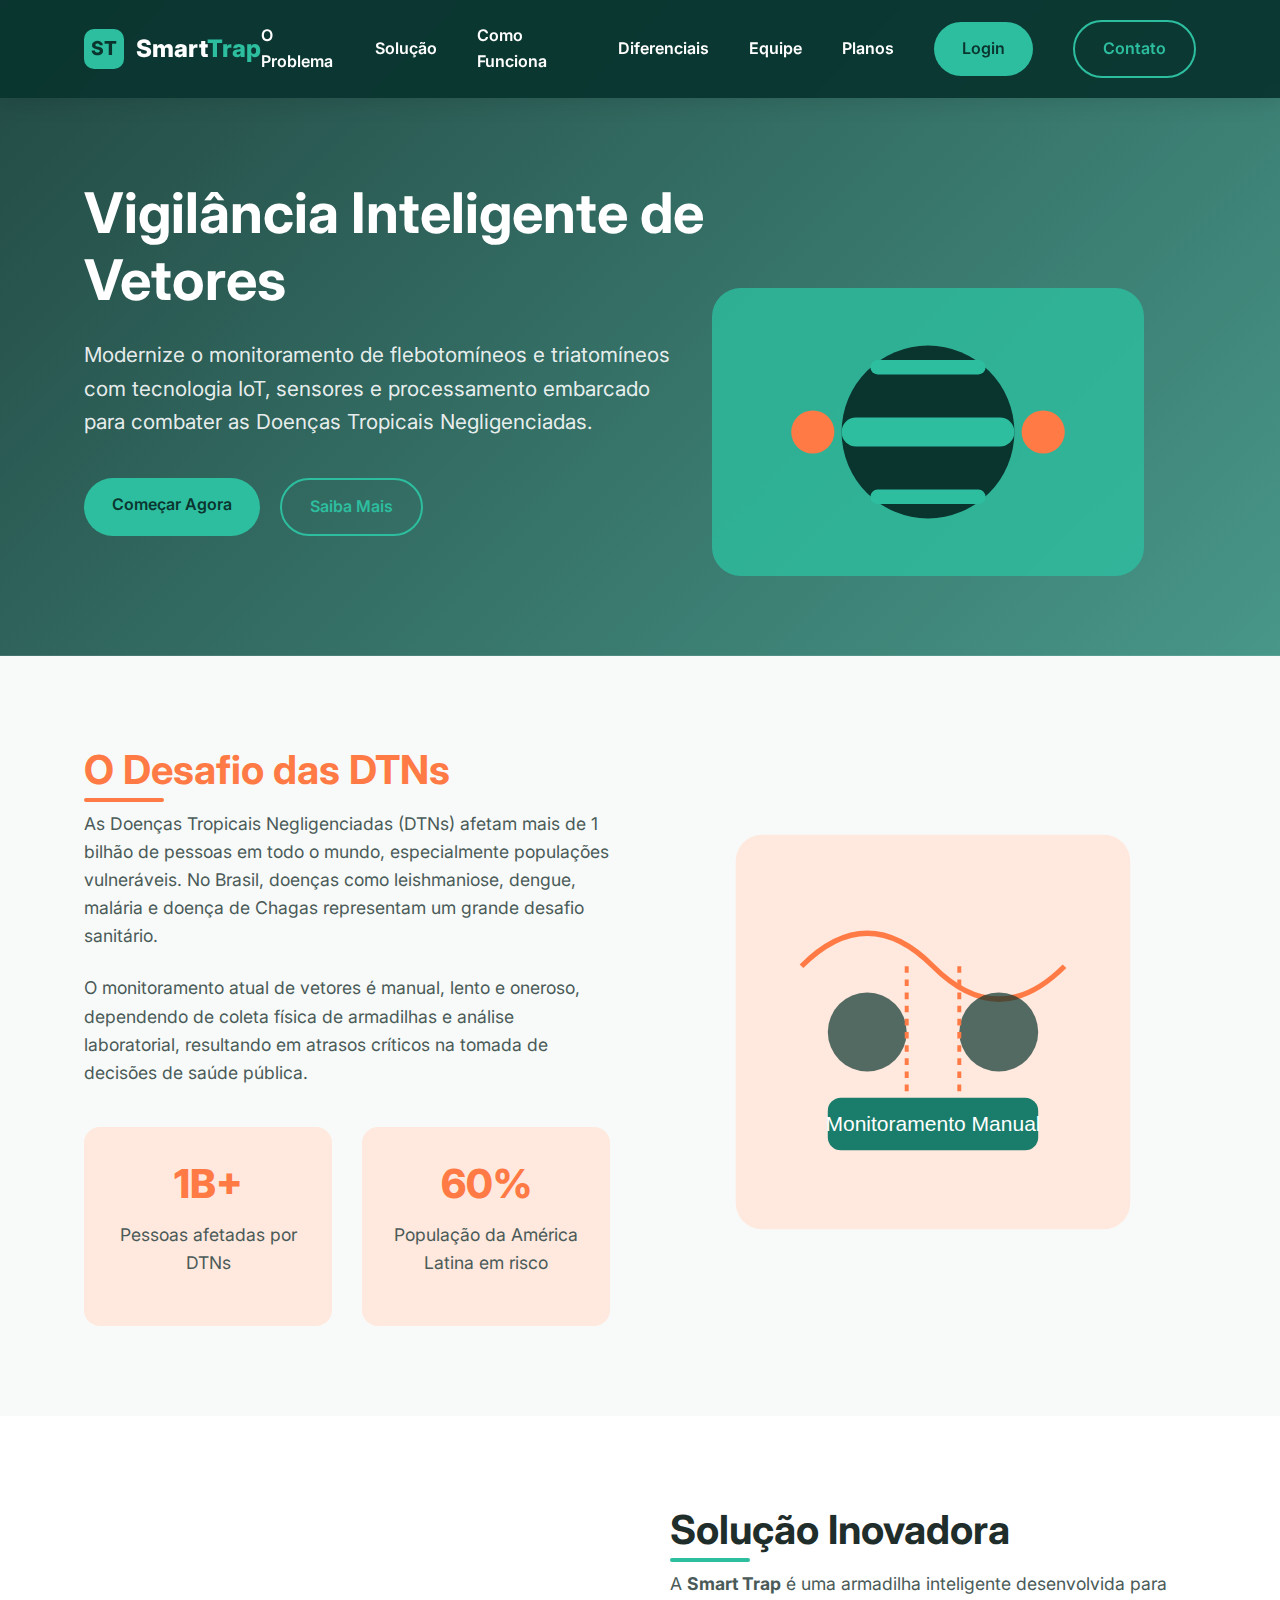
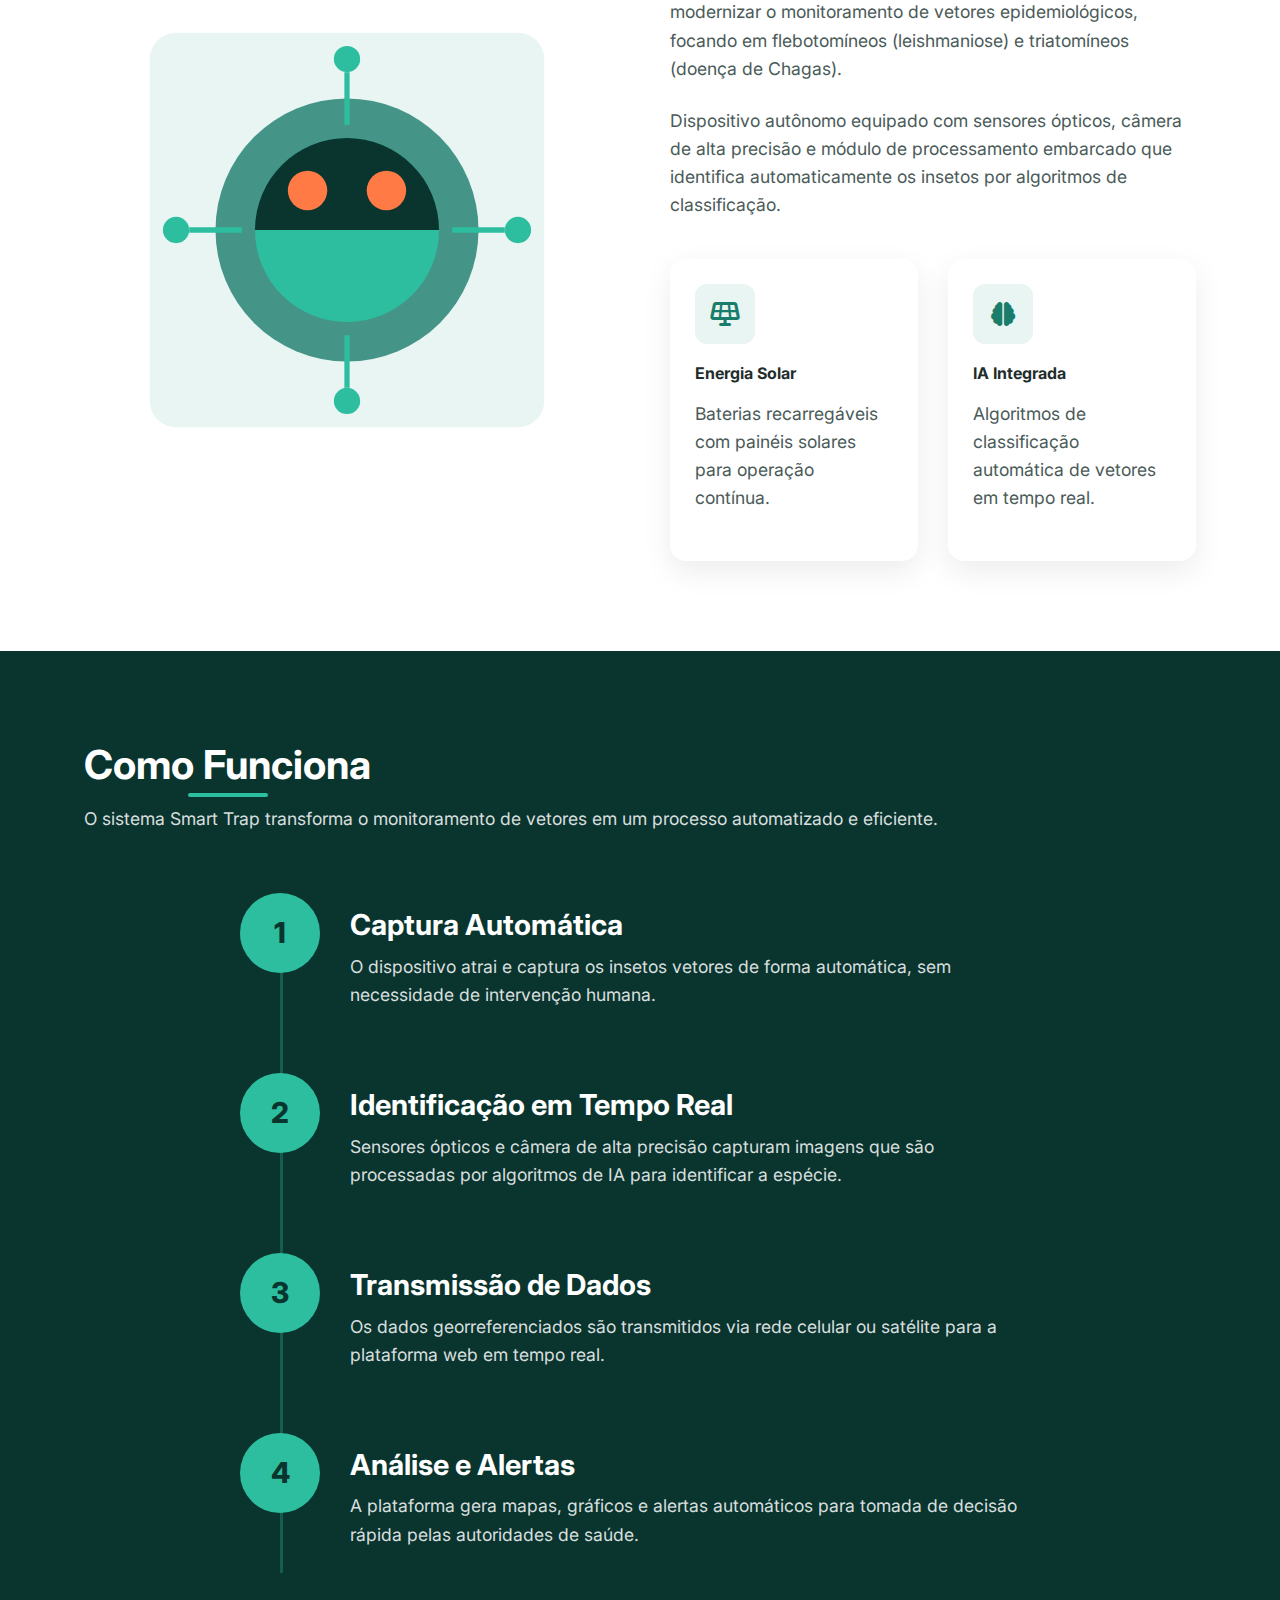
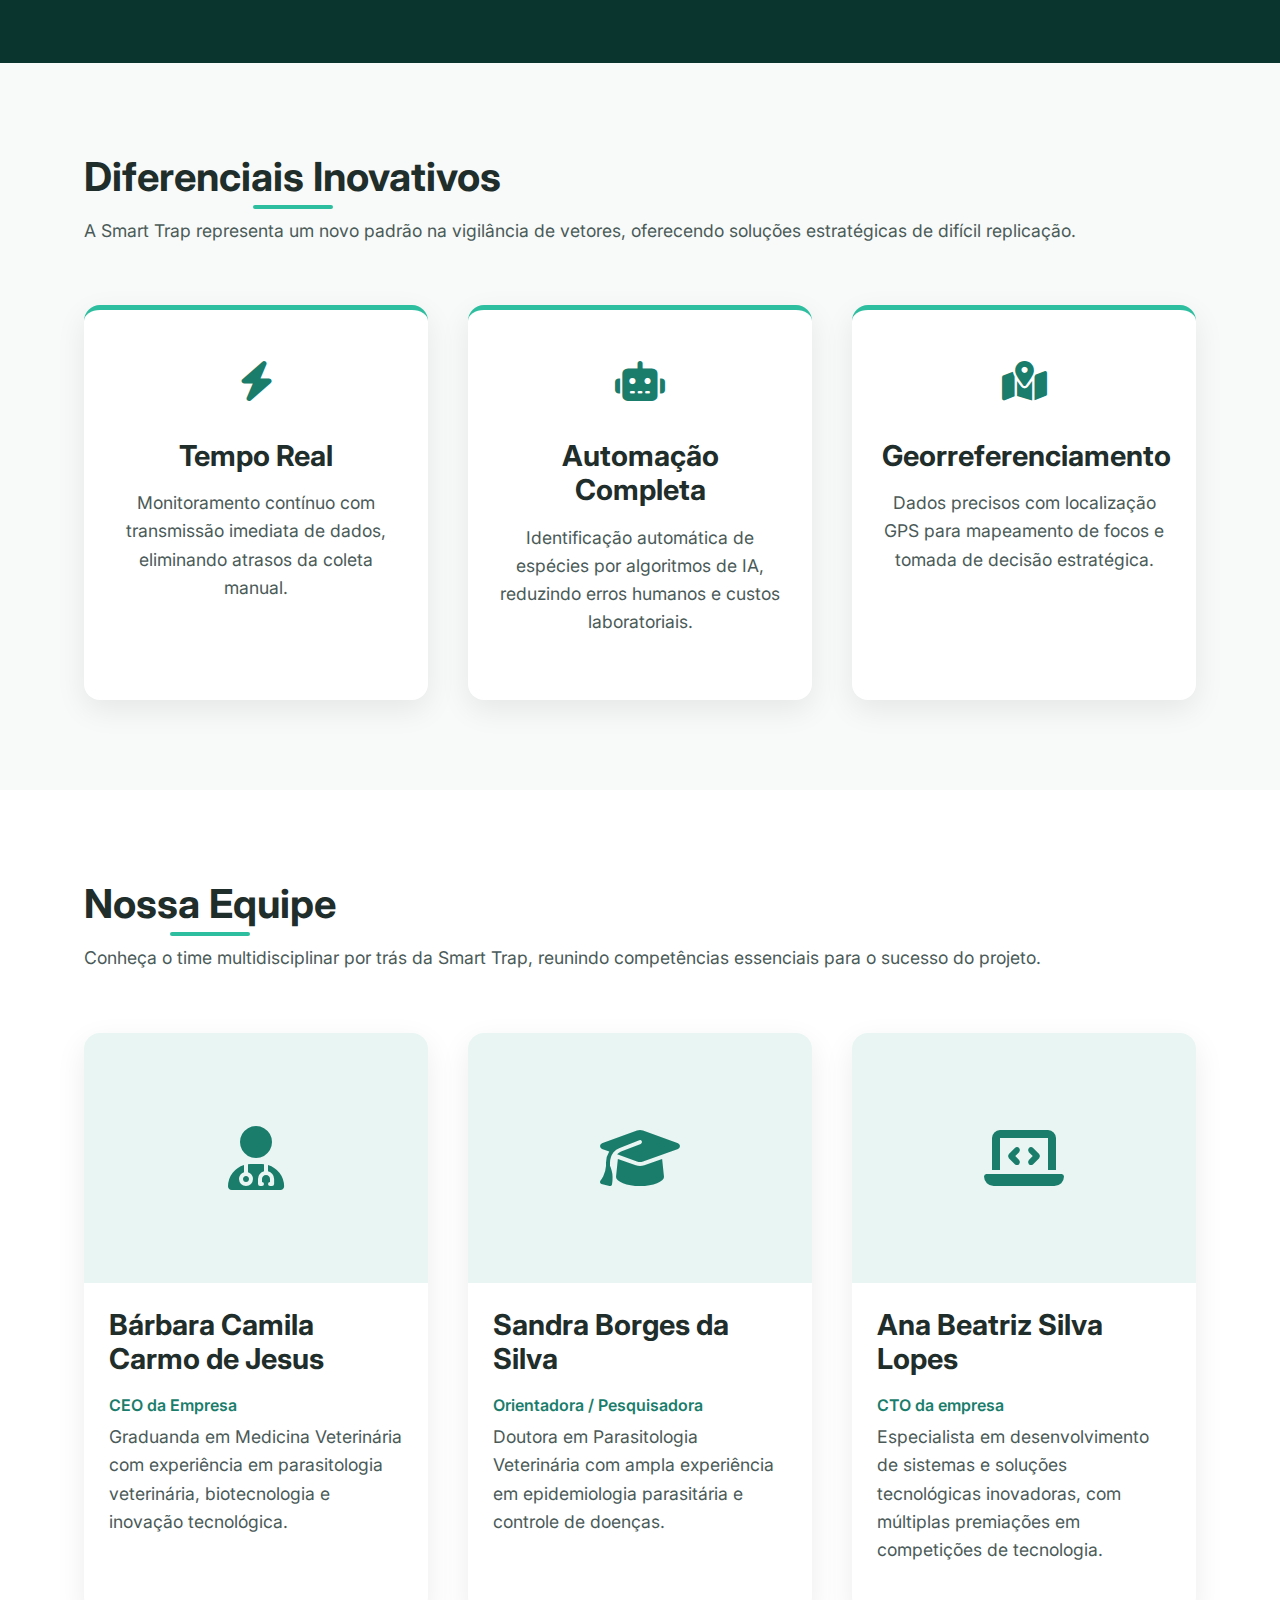
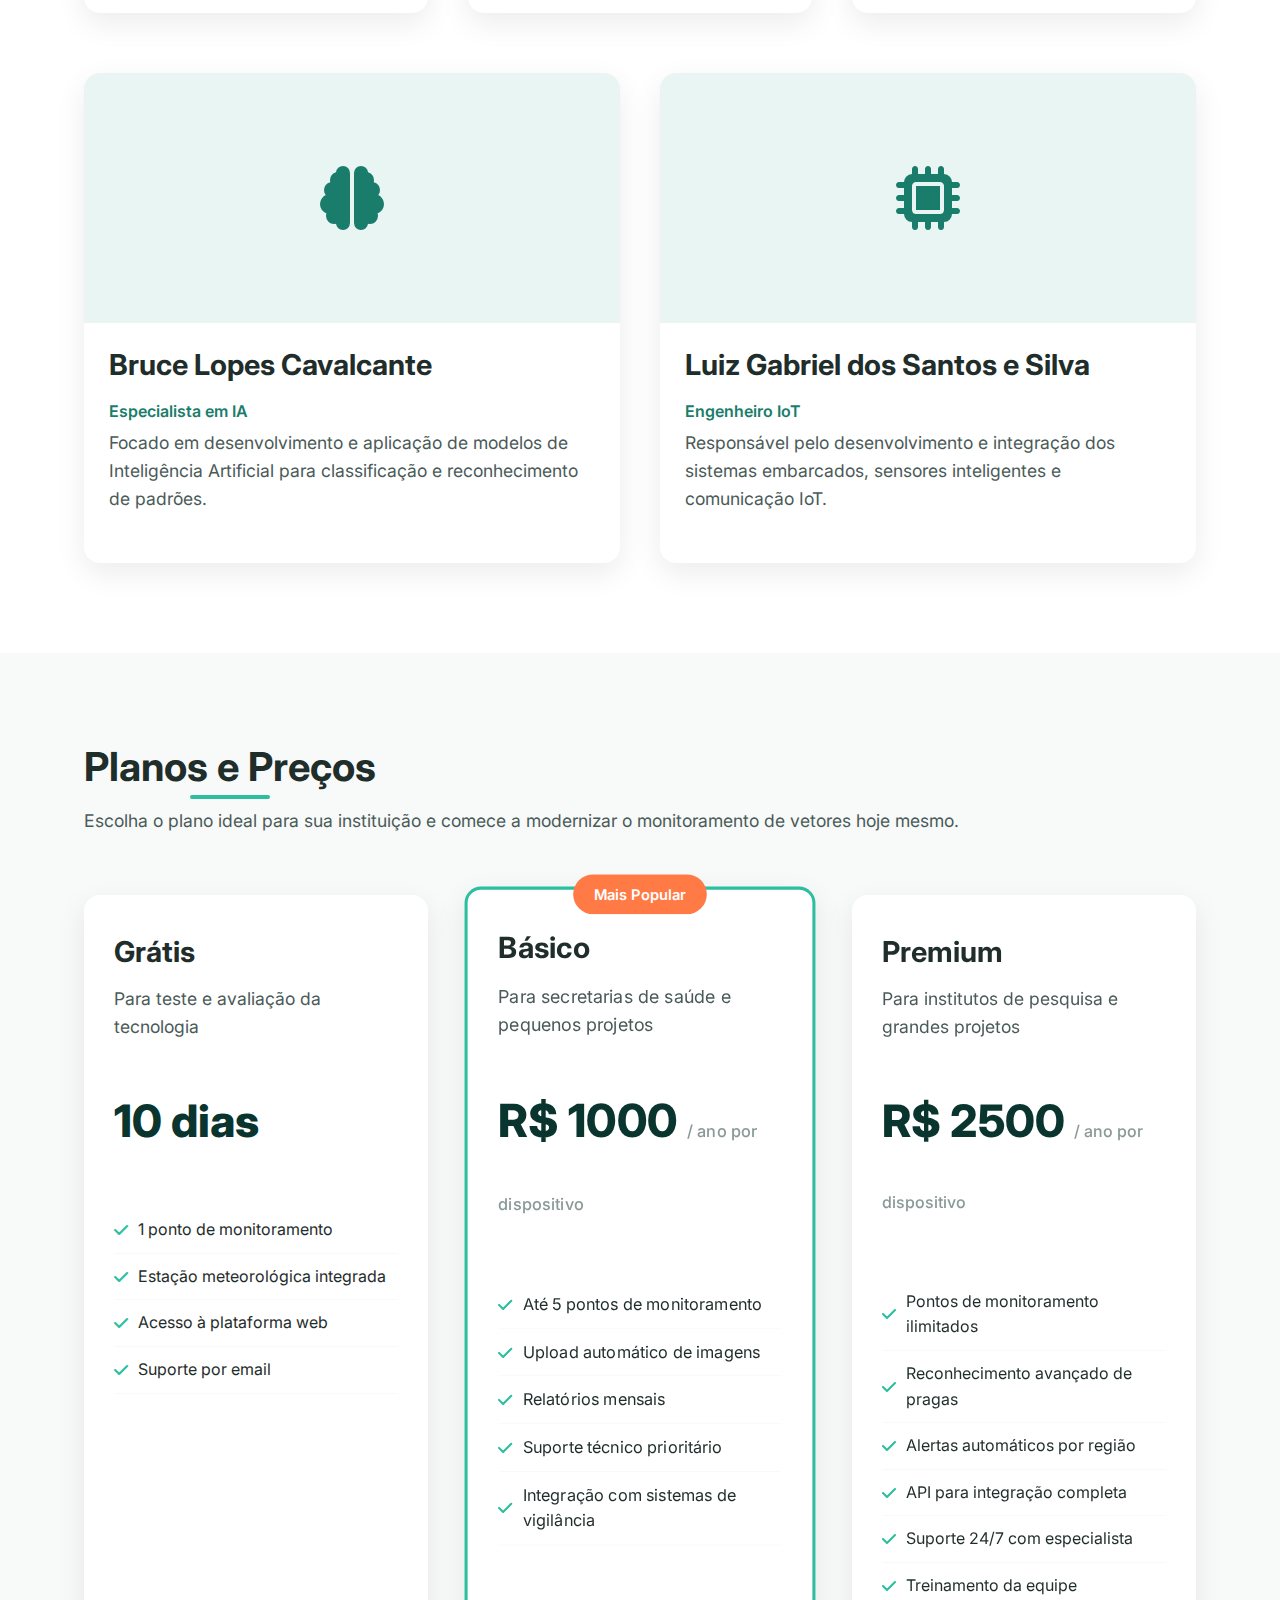
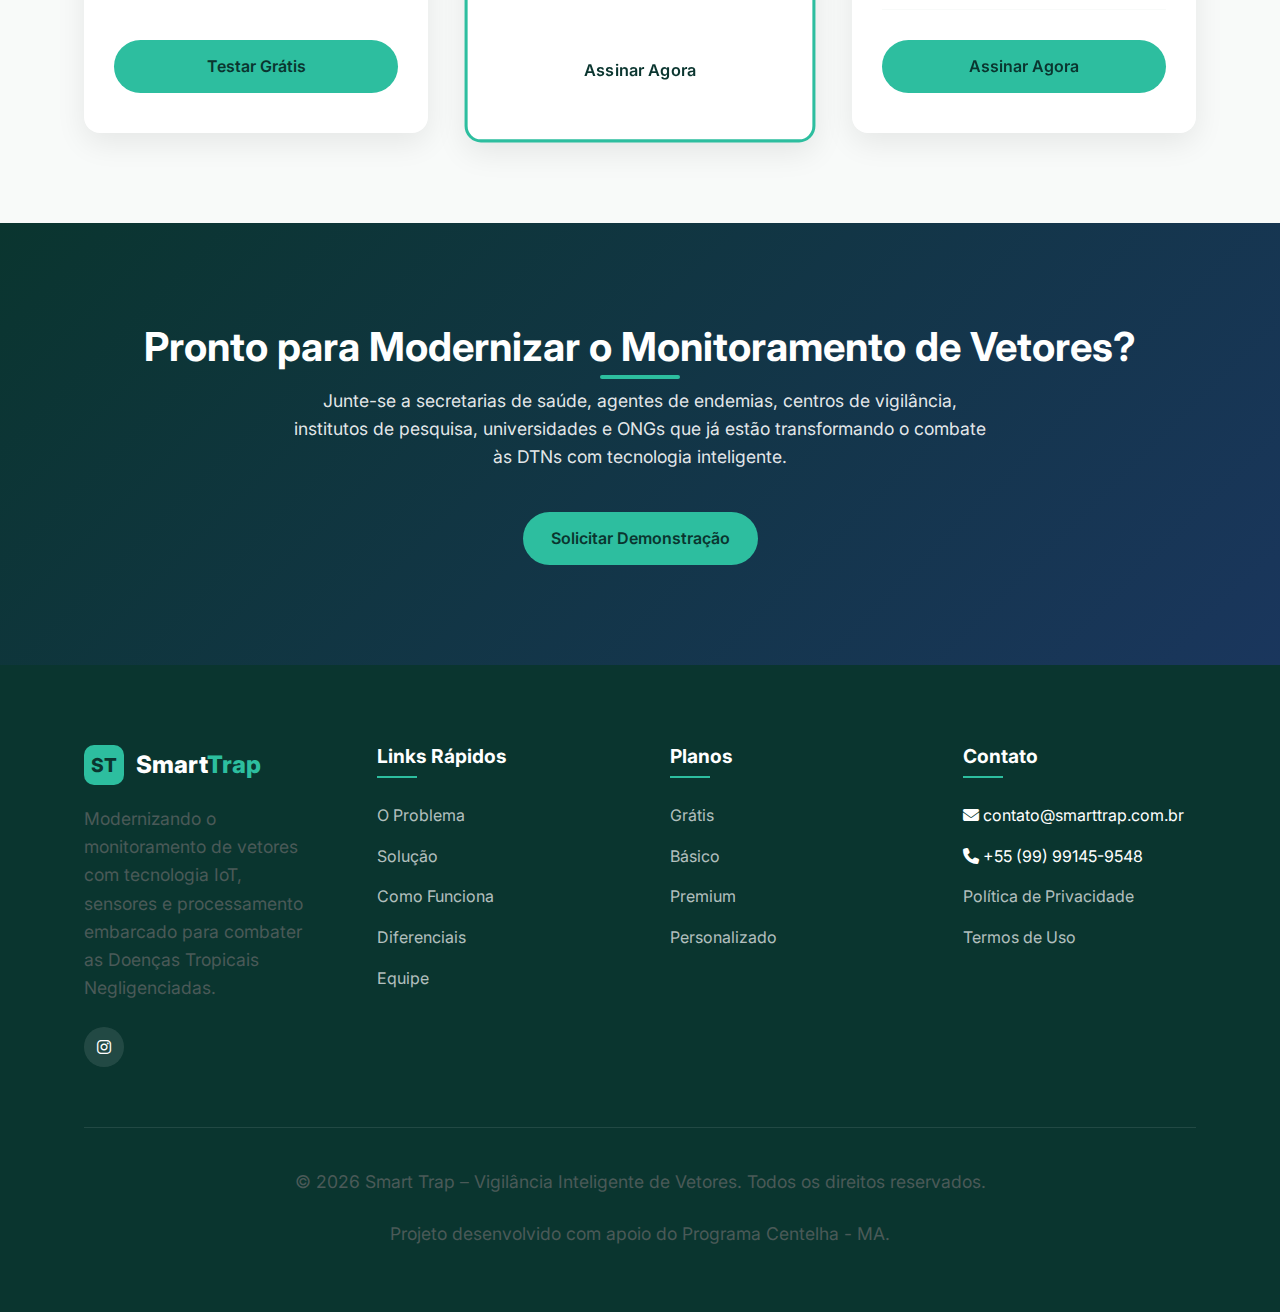
<file: index.html>
<!DOCTYPE html>
<html lang="pt-BR">
<head>
    <meta charset="UTF-8" />
    <meta name="viewport" content="width=device-width, initial-scale=1.0, maximum-scale=5.0, user-scalable=yes">
    <meta name="description" content="Smart Trap - Sistema inteligente de monitoramento de vetores para combate às Doenças Tropicais Negligenciadas">
    <title>Smart Trap – Vigilância Inteligente de Vetores</title>
    <link href="https://fonts.googleapis.com/css2?family=Inter:wght@300;400;500;600;700;800&display=swap" rel="stylesheet">
    <link rel="stylesheet" href="https://cdnjs.cloudflare.com/ajax/libs/font-awesome/6.4.0/css/all.min.css">
    <link rel="stylesheet" href="style.css">
</head>
<body>
    <!-- HEADER -->
    <header>
        <div class="container header-container">
            <a href="#hero" class="logo">
                <div class="logo-icon">ST</div>
                <div class="logo-text">Smart<span>Trap</span></div>
            </a>
            
            <button class="mobile-toggle" id="mobileToggle" aria-label="Menu">
                <i class="fas fa-bars"></i>
            </button>
            
            <nav class="nav-links" id="navLinks">
                <a href="#problem" class="nav-link">O Problema</a>
                <a href="#solution" class="nav-link">Solução</a>
                <a href="#how" class="nav-link">Como Funciona</a>
                <a href="#differentials" class="nav-link">Diferenciais</a>
                <a href="#team" class="nav-link">Equipe</a>
                <a href="#plans" class="nav-link">Planos</a>
                <a href="plataform/index.html" class="btn btn-primary">Login</a>
                <a href="#contact" class="btn btn-secondary">Contato</a>
            </nav>
        </div>
    </header>

    <!-- HERO SECTION -->
    <section class="hero" id="hero">
        <div class="container">
            <div class="hero-content fade-in">
                <h1>Vigilância Inteligente de Vetores</h1>
                <p>Modernize o monitoramento de flebotomíneos e triatomíneos com tecnologia IoT, sensores e processamento embarcado para combater as Doenças Tropicais Negligenciadas.</p>
                <div class="hero-buttons">
                    <a href="#plans" class="btn btn-primary">Começar Agora</a>
                    <a href="#solution" class="btn btn-secondary">Saiba Mais</a>
                </div>
            </div>
            <div class="hero-image fade-in delay-1">
                <svg viewBox="0 0 400 300" xmlns="http://www.w3.org/2000/svg">
                    <rect x="50" y="50" width="300" height="200" rx="20" fill="#2DBE9F" opacity="0.8"/>
                    <circle cx="200" cy="150" r="60" fill="#0A352F"/>
                    <rect x="140" y="140" width="120" height="20" rx="10" fill="#2DBE9F"/>
                    <rect x="160" y="100" width="80" height="10" rx="5" fill="#2DBE9F"/>
                    <rect x="160" y="190" width="80" height="10" rx="5" fill="#2DBE9F"/>
                    <circle cx="120" cy="150" r="15" fill="#FF7A45"/>
                    <circle cx="280" cy="150" r="15" fill="#FF7A45"/>
                </svg>
            </div>
        </div>
    </section>

    <!-- PROBLEM SECTION -->
    <section class="section section-light" id="problem">
        <div class="container">
            <div class="problem-container">
                <div class="problem-content fade-in">
                    <h2>O Desafio das DTNs</h2>
                    <p>As Doenças Tropicais Negligenciadas (DTNs) afetam mais de 1 bilhão de pessoas em todo o mundo, especialmente populações vulneráveis. No Brasil, doenças como leishmaniose, dengue, malária e doença de Chagas representam um grande desafio sanitário.</p>
                    <p>O monitoramento atual de vetores é manual, lento e oneroso, dependendo de coleta física de armadilhas e análise laboratorial, resultando em atrasos críticos na tomada de decisões de saúde pública.</p>
                    
                    <div class="problem-stats">
                        <div class="stat-item">
                            <div class="stat-number">1B+</div>
                            <p>Pessoas afetadas por DTNs</p>
                        </div>
                        <div class="stat-item">
                            <div class="stat-number">60%</div>
                            <p>População da América Latina em risco</p>
                        </div>
                    </div>
                </div>
                
                <div class="problem-image fade-in delay-1">
                    <svg viewBox="0 0 400 400" xmlns="http://www.w3.org/2000/svg">
                        <rect x="50" y="50" width="300" height="300" rx="20" fill="#FFE8DD"/>
                        <path d="M100,150 Q150,100 200,150 T300,150" stroke="#FF7A45" stroke-width="4" fill="none"/>
                        <circle cx="150" cy="200" r="30" fill="#0A352F" opacity="0.7"/>
                        <circle cx="250" cy="200" r="30" fill="#0A352F" opacity="0.7"/>
                        <rect x="120" y="250" width="160" height="40" rx="10" fill="#1A7D6B"/>
                        <text x="200" y="275" text-anchor="middle" fill="white" font-family="Arial" font-size="16">Monitoramento Manual</text>
                        <line x1="180" y1="150" x2="180" y2="250" stroke="#FF7A45" stroke-width="3" stroke-dasharray="5,5"/>
                        <line x1="220" y1="150" x2="220" y2="250" stroke="#FF7A45" stroke-width="3" stroke-dasharray="5,5"/>
                    </svg>
                </div>
            </div>
        </div>
    </section>

    <!-- SOLUTION SECTION -->
    <section class="section" id="solution">
        <div class="container">
            <div class="solution-container">
                <div class="solution-image fade-in">
                    <svg viewBox="0 0 400 400" xmlns="http://www.w3.org/2000/svg">
                        <rect x="50" y="50" width="300" height="300" rx="20" fill="#E8F5F2"/>
                        <circle cx="200" cy="200" r="100" fill="#1A7D6B" opacity="0.8"/>
                        <circle cx="200" cy="200" r="70" fill="#2DBE9F"/>
                        <path d="M130,200 A70,70 0 0,1 270,200" fill="#0A352F"/>
                        <circle cx="170" cy="170" r="15" fill="#FF7A45"/>
                        <circle cx="230" cy="170" r="15" fill="#FF7A45"/>
                        <rect x="170" y="230" width="60" height="20" rx="10" fill="#2DBE9F"/>
                        <path d="M200,120 L200,80" stroke="#2DBE9F" stroke-width="4" fill="none"/>
                        <circle cx="200" cy="70" r="10" fill="#2DBE9F"/>
                        <path d="M120,200 L80,200" stroke="#2DBE9F" stroke-width="4" fill="none"/>
                        <circle cx="70" cy="200" r="10" fill="#2DBE9F"/>
                        <path d="M280,200 L320,200" stroke="#2DBE9F" stroke-width="4" fill="none"/>
                        <circle cx="330" cy="200" r="10" fill="#2DBE9F"/>
                        <path d="M200,280 L200,320" stroke="#2DBE9F" stroke-width="4" fill="none"/>
                        <circle cx="200" cy="330" r="10" fill="#2DBE9F"/>
                    </svg>
                </div>
                
                <div class="solution-content fade-in delay-1">
                    <h2>Solução Inovadora</h2>
                    <p>A <strong>Smart Trap</strong> é uma armadilha inteligente desenvolvida para modernizar o monitoramento de vetores epidemiológicos, focando em flebotomíneos (leishmaniose) e triatomíneos (doença de Chagas).</p>
                    <p>Dispositivo autônomo equipado com sensores ópticos, câmera de alta precisão e módulo de processamento embarcado que identifica automaticamente os insetos por algoritmos de classificação.</p>
                    
                    <div class="solution-features">
                        <div class="feature-item">
                            <div class="feature-icon">
                                <i class="fas fa-solar-panel"></i>
                            </div>
                            <h4>Energia Solar</h4>
                            <p>Baterias recarregáveis com painéis solares para operação contínua.</p>
                        </div>
                        <div class="feature-item">
                            <div class="feature-icon">
                                <i class="fas fa-brain"></i>
                            </div>
                            <h4>IA Integrada</h4>
                            <p>Algoritmos de classificação automática de vetores em tempo real.</p>
                        </div>
                    </div>
                </div>
            </div>
        </div>
    </section>

    <!-- HOW IT WORKS -->
    <section class="section section-dark" id="how">
        <div class="container">
            <div class="section-title-center">
                <h2>Como Funciona</h2>
                <p>O sistema Smart Trap transforma o monitoramento de vetores em um processo automatizado e eficiente.</p>
            </div>
            
            <div class="how-steps">
                <div class="step fade-in">
                    <div class="step-number">1</div>
                    <div class="step-content">
                        <h3>Captura Automática</h3>
                        <p>O dispositivo atrai e captura os insetos vetores de forma automática, sem necessidade de intervenção humana.</p>
                    </div>
                </div>
                
                <div class="step fade-in delay-1">
                    <div class="step-number">2</div>
                    <div class="step-content">
                        <h3>Identificação em Tempo Real</h3>
                        <p>Sensores ópticos e câmera de alta precisão capturam imagens que são processadas por algoritmos de IA para identificar a espécie.</p>
                    </div>
                </div>
                
                <div class="step fade-in delay-2">
                    <div class="step-number">3</div>
                    <div class="step-content">
                        <h3>Transmissão de Dados</h3>
                        <p>Os dados georreferenciados são transmitidos via rede celular ou satélite para a plataforma web em tempo real.</p>
                    </div>
                </div>
                
                <div class="step fade-in delay-3">
                    <div class="step-number">4</div>
                    <div class="step-content">
                        <h3>Análise e Alertas</h3>
                        <p>A plataforma gera mapas, gráficos e alertas automáticos para tomada de decisão rápida pelas autoridades de saúde.</p>
                    </div>
                </div>
            </div>
        </div>
    </section>

    <!-- DIFFERENTIALS -->
    <section class="section section-light" id="differentials">
        <div class="container">
            <div class="section-title-center">
                <h2>Diferenciais Inovativos</h2>
                <p>A Smart Trap representa um novo padrão na vigilância de vetores, oferecendo soluções estratégicas de difícil replicação.</p>
            </div>
            
            <div class="differentials-grid">
                <div class="differential-card fade-in">
                    <div class="differential-icon">
                        <i class="fas fa-bolt"></i>
                    </div>
                    <h3>Tempo Real</h3>
                    <p>Monitoramento contínuo com transmissão imediata de dados, eliminando atrasos da coleta manual.</p>
                </div>
                
                <div class="differential-card fade-in delay-1">
                    <div class="differential-icon">
                        <i class="fas fa-robot"></i>
                    </div>
                    <h3>Automação Completa</h3>
                    <p>Identificação automática de espécies por algoritmos de IA, reduzindo erros humanos e custos laboratoriais.</p>
                </div>
                
                <div class="differential-card fade-in delay-2">
                    <div class="differential-icon">
                        <i class="fas fa-map-marked-alt"></i>
                    </div>
                    <h3>Georreferenciamento</h3>
                    <p>Dados precisos com localização GPS para mapeamento de focos e tomada de decisão estratégica.</p>
                </div>
            </div>
        </div>
    </section>

    <!-- TEAM -->
    <section class="section" id="team">
        <div class="container">
            <div class="section-title-center">
                <h2>Nossa Equipe</h2>
                <p>Conheça o time multidisciplinar por trás da Smart Trap, reunindo competências essenciais para o sucesso do projeto.</p>
            </div>
            
            <div class="team-grid">
                <div class="team-member fade-in">
                    <div class="member-image">
                        <i class="fas fa-user-md"></i>
                    </div>
                    <div class="member-info">
                        <h3>Bárbara Camila Carmo de Jesus</h3>
                        <div class="member-role">CEO da Empresa</div>
                        <p>Graduanda em Medicina Veterinária com experiência em parasitologia veterinária, biotecnologia e inovação tecnológica.</p>
                    </div>
                </div>
                
                <div class="team-member fade-in delay-1">
                    <div class="member-image">
                        <i class="fas fa-graduation-cap"></i>
                    </div>
                    <div class="member-info">
                        <h3>Sandra Borges da Silva</h3>
                        <div class="member-role">Orientadora / Pesquisadora</div>
                        <p>Doutora em Parasitologia Veterinária com ampla experiência em epidemiologia parasitária e controle de doenças.</p>
                    </div>
                </div>
                
                <div class="team-member fade-in delay-2">
                    <div class="member-image">
                        <i class="fas fa-laptop-code"></i>
                    </div>
                    <div class="member-info">
                        <h3>Ana Beatriz Silva Lopes</h3>
                        <div class="member-role">CTO da empresa</div>
                        <p>Especialista em desenvolvimento de sistemas e soluções tecnológicas inovadoras, com múltiplas premiações em competições de tecnologia.</p>
                    </div>
                </div>
            </div>
            
            <div class="team-grid">
                <div class="team-member fade-in delay-1">
                    <div class="member-image">
                        <i class="fas fa-brain"></i>
                    </div>
                    <div class="member-info">
                        <h3>Bruce Lopes Cavalcante</h3>
                        <div class="member-role">Especialista em IA</div>
                        <p>Focado em desenvolvimento e aplicação de modelos de Inteligência Artificial para classificação e reconhecimento de padrões.</p>
                    </div>
                </div>
                
                <div class="team-member fade-in delay-2">
                    <div class="member-image">
                        <i class="fas fa-microchip"></i>
                    </div>
                    <div class="member-info">
                        <h3>Luiz Gabriel dos Santos e Silva</h3>
                        <div class="member-role">Engenheiro IoT</div>
                        <p>Responsável pelo desenvolvimento e integração dos sistemas embarcados, sensores inteligentes e comunicação IoT.</p>
                    </div>
                </div>
            </div>
        </div>
    </section>

    <!-- PLANS -->
    <section class="section section-light" id="plans">
        <div class="container">
            <div class="section-title-center">
                <h2>Planos e Preços</h2>
                <p>Escolha o plano ideal para sua instituição e comece a modernizar o monitoramento de vetores hoje mesmo.</p>
            </div>
            
            <div class="plans-grid">
                <div class="plan-card fade-in">
                    <h3>Grátis</h3>
                    <p>Para teste e avaliação da tecnologia</p>
                    <div class="plan-price">10 dias</div>
                    <ul class="plan-features">
                        <li><i class="fas fa-check"></i> 1 ponto de monitoramento</li>
                        <li><i class="fas fa-check"></i> Estação meteorológica integrada</li>
                        <li><i class="fas fa-check"></i> Acesso à plataforma web</li>
                        <li><i class="fas fa-check"></i> Suporte por email</li>
                    </ul>
                    <a href="#contact" class="btn btn-primary">Testar Grátis</a>
                </div>
                
                <div class="plan-card popular fade-in delay-1">
                    <div class="plan-badge">Mais Popular</div>
                    <h3>Básico</h3>
                    <p>Para secretarias de saúde e pequenos projetos</p>
                    <div class="plan-price">R$ 1000 <span>/ ano por dispositivo</span></div>
                    <ul class="plan-features">
                        <li><i class="fas fa-check"></i> Até 5 pontos de monitoramento</li>
                        <li><i class="fas fa-check"></i> Upload automático de imagens</li>
                        <li><i class="fas fa-check"></i> Relatórios mensais</li>
                        <li><i class="fas fa-check"></i> Suporte técnico prioritário</li>
                        <li><i class="fas fa-check"></i> Integração com sistemas de vigilância</li>
                    </ul>
                    <a href="#contact" class="btn btn-white">Assinar Agora</a>
                </div>
                
                <div class="plan-card fade-in delay-2">
                    <h3>Premium</h3>
                    <p>Para institutos de pesquisa e grandes projetos</p>
                    <div class="plan-price">R$ 2500 <span>/ ano por dispositivo</span></div>
                    <ul class="plan-features">
                        <li><i class="fas fa-check"></i> Pontos de monitoramento ilimitados</li>
                        <li><i class="fas fa-check"></i> Reconhecimento avançado de pragas</li>
                        <li><i class="fas fa-check"></i> Alertas automáticos por região</li>
                        <li><i class="fas fa-check"></i> API para integração completa</li>
                        <li><i class="fas fa-check"></i> Suporte 24/7 com especialista</li>
                        <li><i class="fas fa-check"></i> Treinamento da equipe</li>
                    </ul>
                    <a href="#contact" class="btn btn-primary">Assinar Agora</a>
                </div>
            </div>
        </div>
    </section>

    <!-- CTA SECTION -->
    <section class="cta-section" id="contact">
        <div class="container">
            <h2>Pronto para Modernizar o Monitoramento de Vetores?</h2>
            <p>Junte-se a secretarias de saúde, agentes de endemias, centros de vigilância, institutos de pesquisa, universidades e ONGs que já estão transformando o combate às DTNs com tecnologia inteligente.</p>
            <a href="#contact" class="btn btn-primary">Solicitar Demonstração</a>
        </div>
    </section>

    <!-- FOOTER -->
    <footer>
        <div class="container">
            <div class="footer-content">
                <div class="footer-column">
                    <div class="footer-logo">
                        <div class="logo-icon">ST</div>
                        <div class="logo-text">Smart<span>Trap</span></div>
                    </div>
                    <p>Modernizando o monitoramento de vetores com tecnologia IoT, sensores e processamento embarcado para combater as Doenças Tropicais Negligenciadas.</p>
                    <div class="footer-social">
                        <a href="#" class="social-icon"><i class="fab fa-instagram"></i></a>
                    </div>
                </div>
                
                <div class="footer-column">
                    <h4>Links Rápidos</h4>
                    <ul class="footer-links">
                        <li><a href="#problem">O Problema</a></li>
                        <li><a href="#solution">Solução</a></li>
                        <li><a href="#how">Como Funciona</a></li>
                        <li><a href="#differentials">Diferenciais</a></li>
                        <li><a href="#team">Equipe</a></li>
                    </ul>
                </div>
                
                <div class="footer-column">
                    <h4>Planos</h4>
                    <ul class="footer-links">
                        <li><a href="#plans">Grátis</a></li>
                        <li><a href="#plans">Básico</a></li>
                        <li><a href="#plans">Premium</a></li>
                        <li><a href="#plans">Personalizado</a></li>
                    </ul>
                </div>
                
                <div class="footer-column">
                    <h4>Contato</h4>
                    <ul class="footer-links">
                        <li><i class="fas fa-envelope"></i> contato@smarttrap.com.br</li>
                        <li><i class="fas fa-phone"></i> +55 (99) 99145-9548</li>
                        <li><a href="#">Política de Privacidade</a></li>
                        <li><a href="#">Termos de Uso</a></li>
                    </ul>
                </div>
            </div>
            
            <div class="copyright">
                <p>© 2026 Smart Trap – Vigilância Inteligente de Vetores. Todos os direitos reservados.</p>
                <p>Projeto desenvolvido com apoio do Programa Centelha - MA.</p>
            </div>
        </div>
    </footer>

    <script src="index.js"></script>
</body>
</html>
</file>
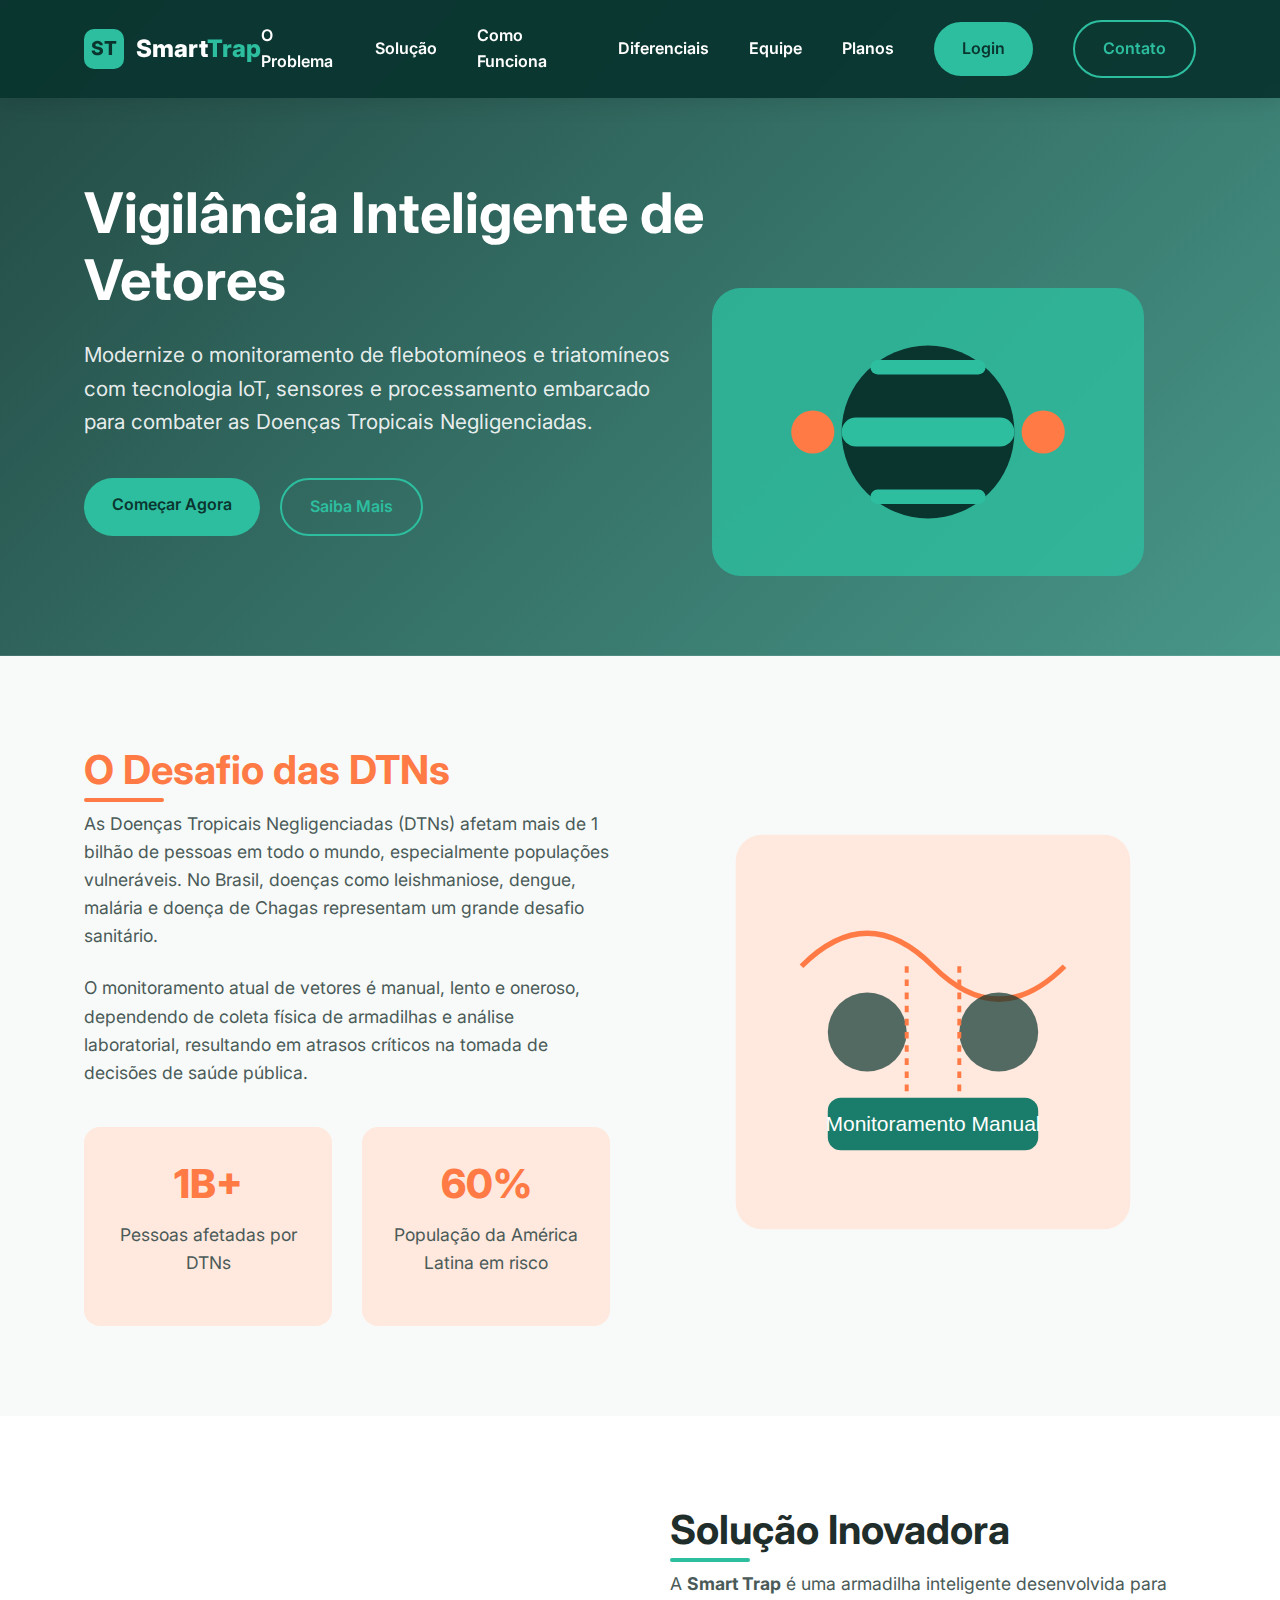
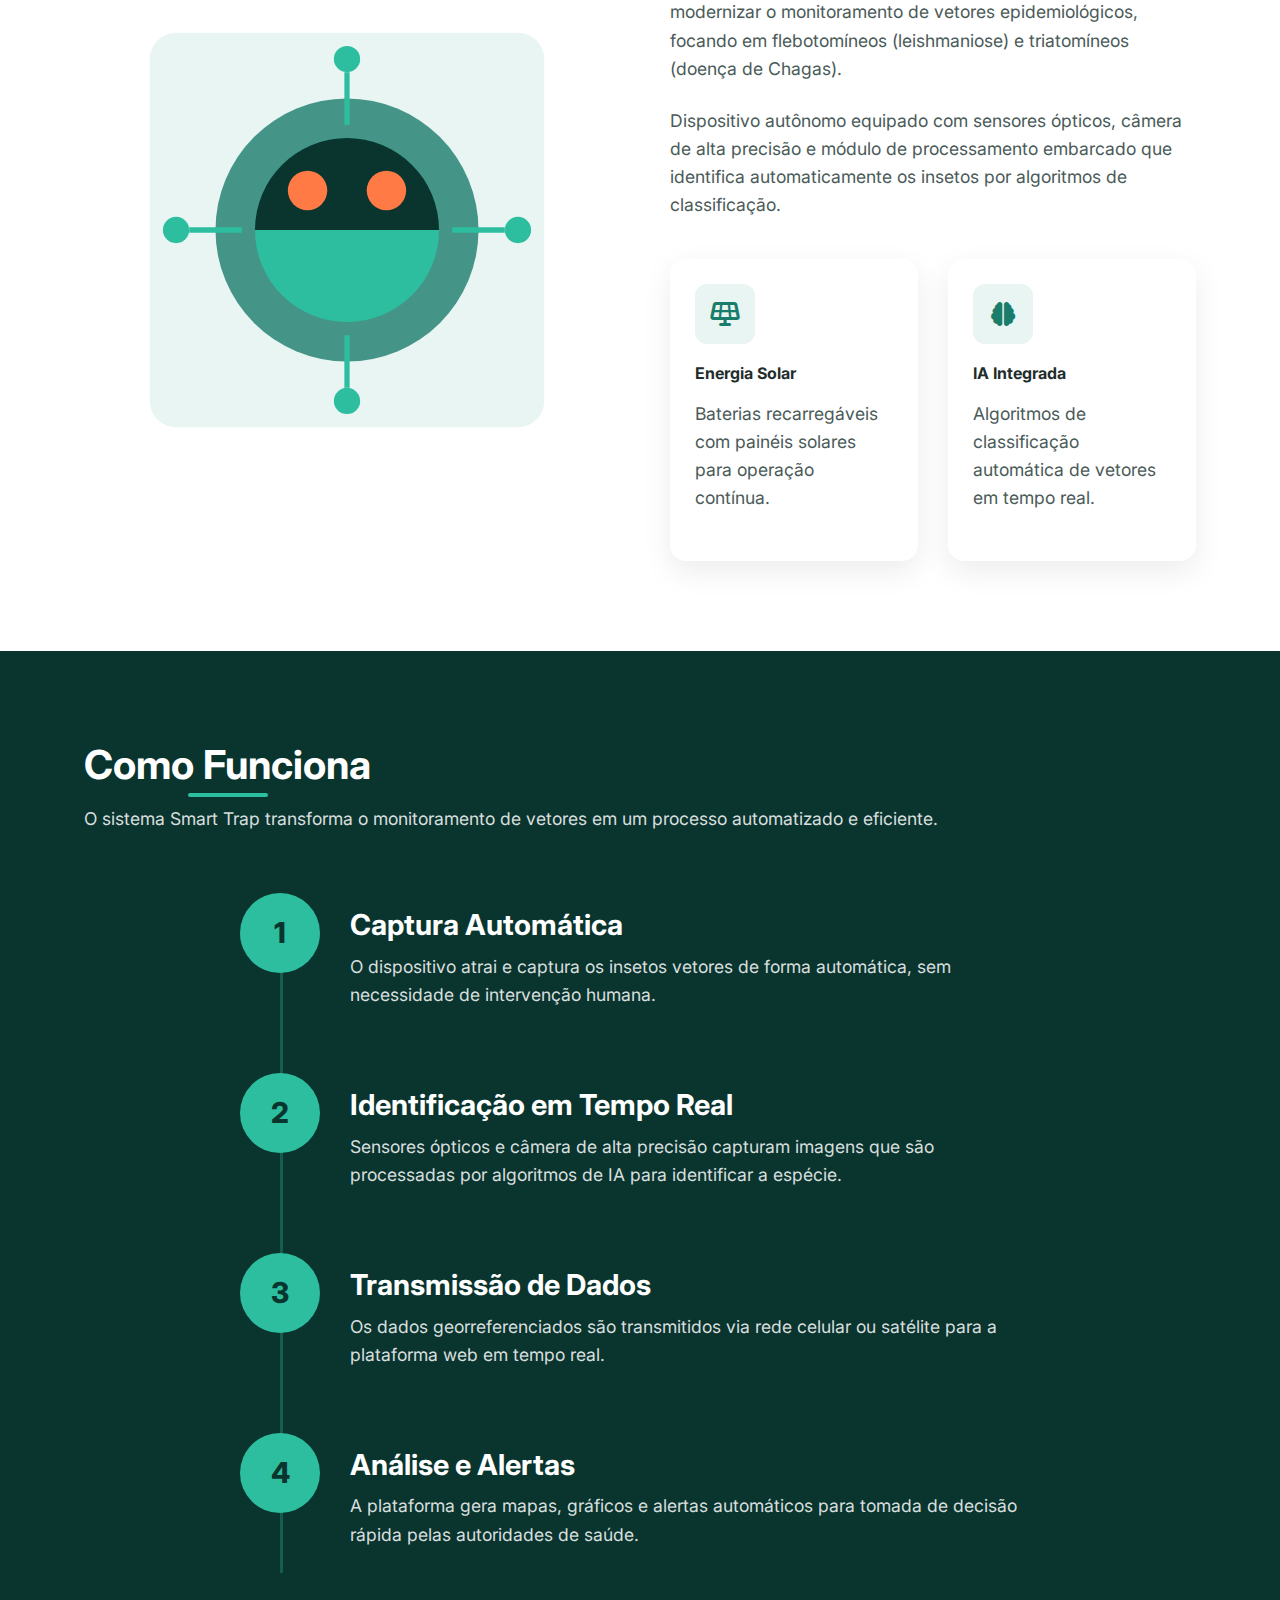
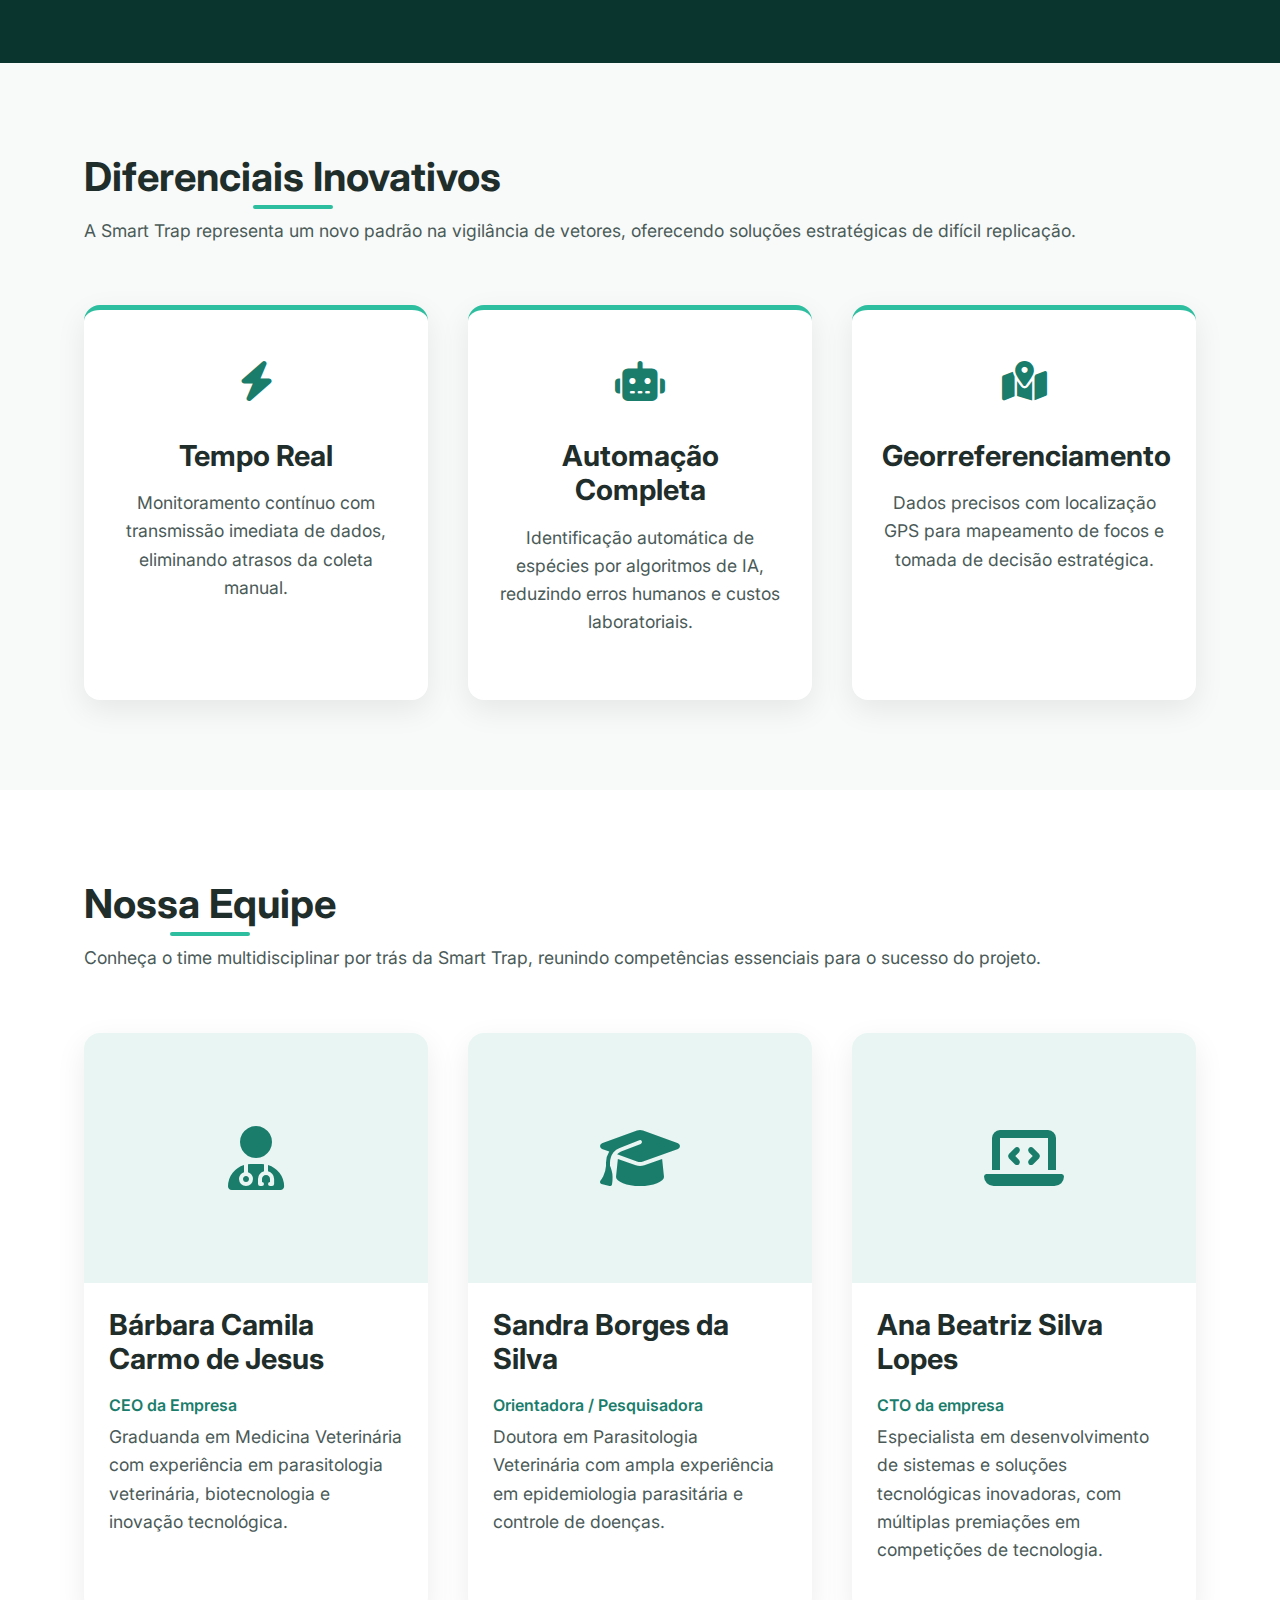
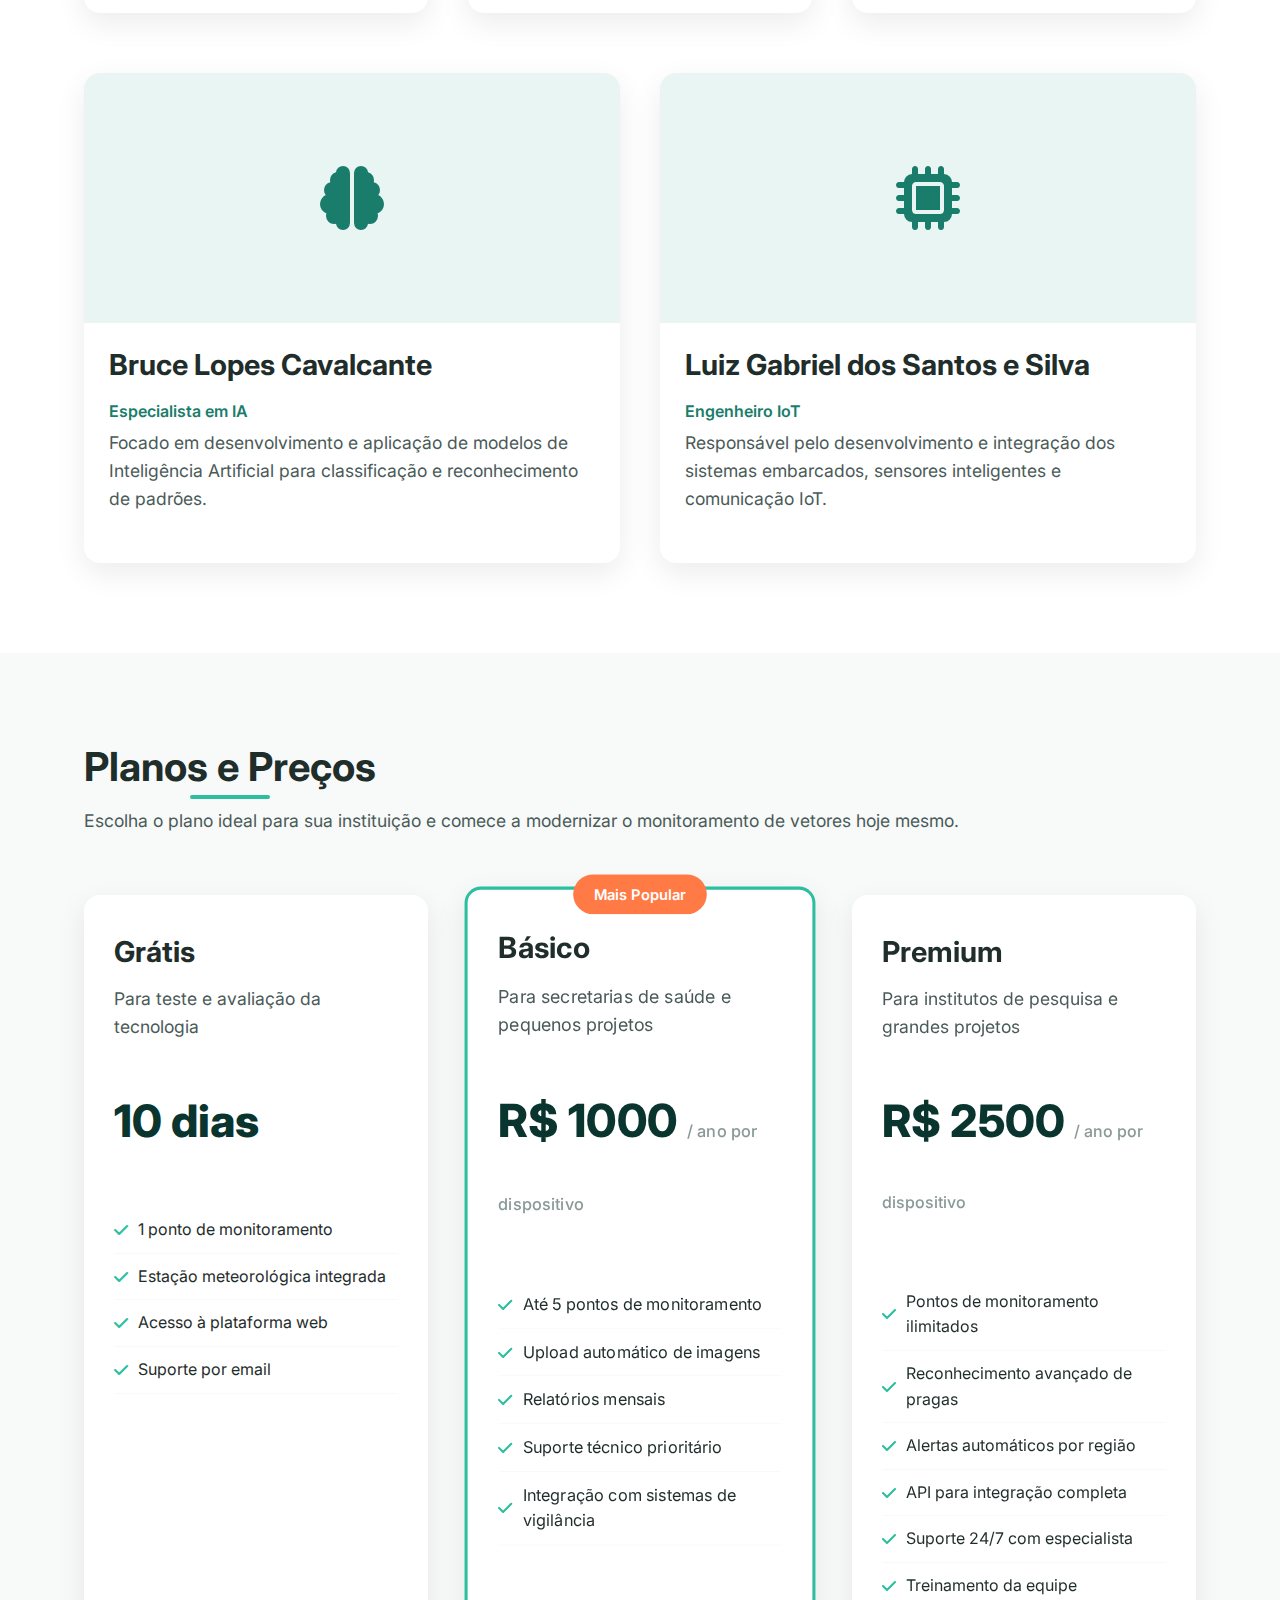
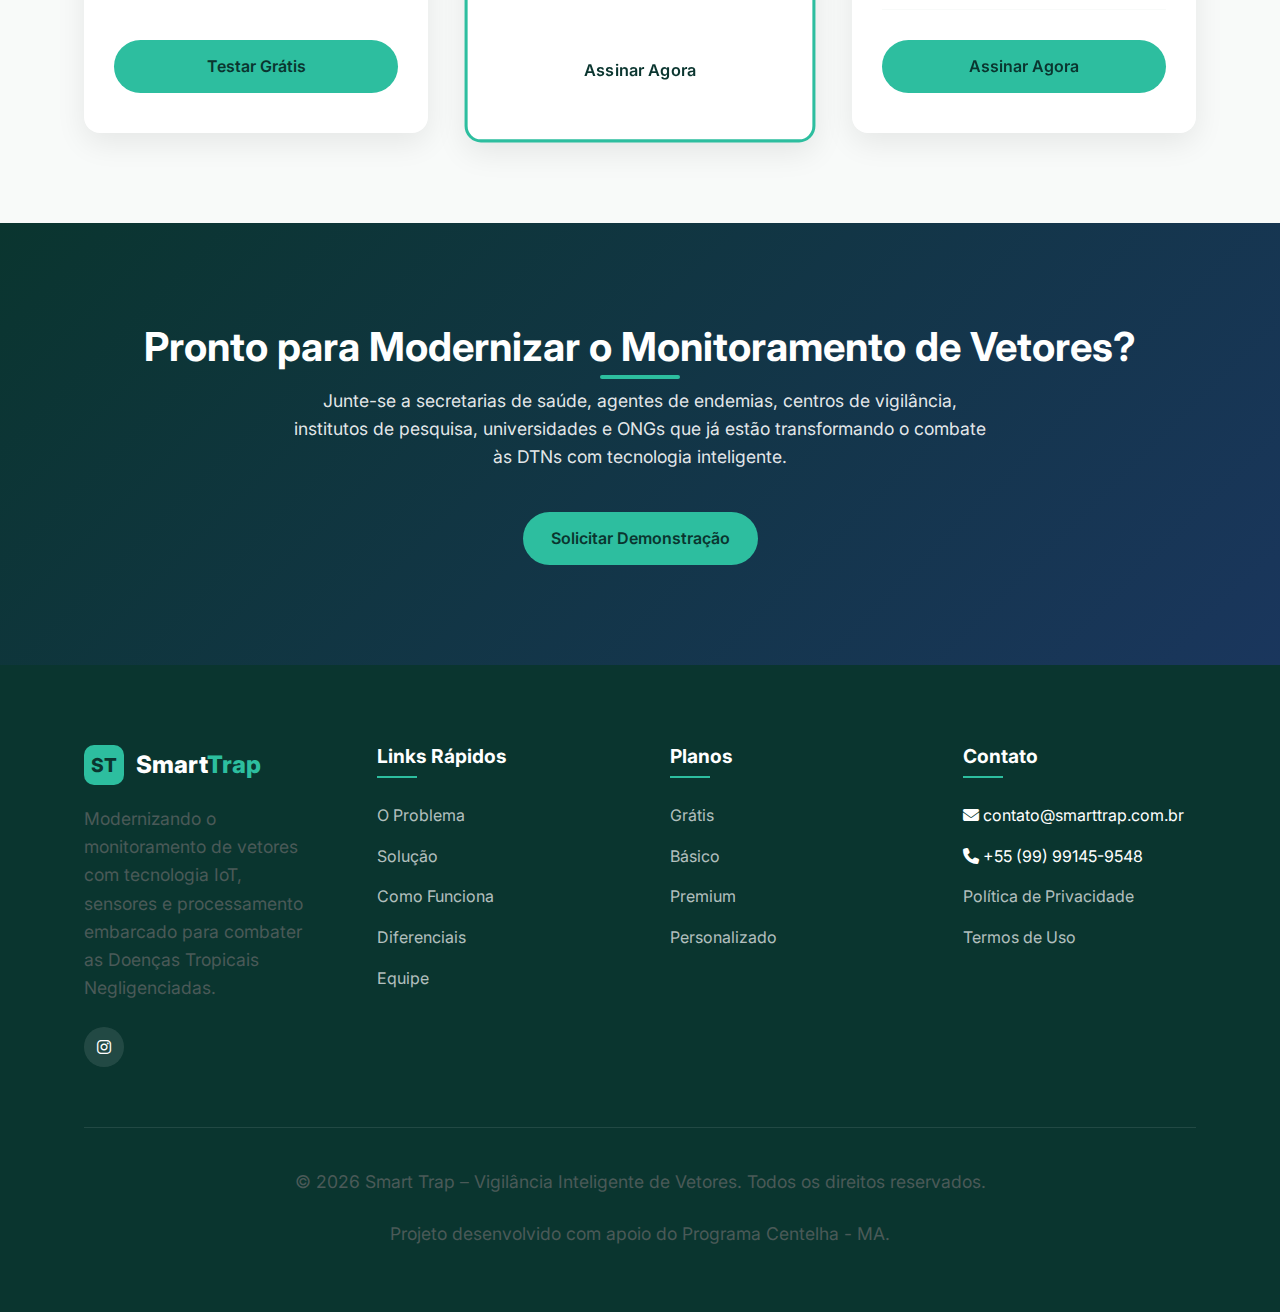
<file: ladingPage/index.html>
<!DOCTYPE html>
<html lang="pt-BR">
<head>
    <meta charset="UTF-8" />
    <meta name="viewport" content="width=device-width, initial-scale=1.0, maximum-scale=5.0, user-scalable=yes">
    <meta name="description" content="Smart Trap - Sistema inteligente de monitoramento de vetores para combate às Doenças Tropicais Negligenciadas">
    <title>Smart Trap – Vigilância Inteligente de Vetores</title>
    <link href="https://fonts.googleapis.com/css2?family=Inter:wght@300;400;500;600;700;800&display=swap" rel="stylesheet">
    <link rel="stylesheet" href="https://cdnjs.cloudflare.com/ajax/libs/font-awesome/6.4.0/css/all.min.css">
    <link rel="stylesheet" href="style.css">
</head>
<body>
    <!-- HEADER -->
    <header>
        <div class="container header-container">
            <a href="#hero" class="logo">
                <div class="logo-icon">ST</div>
                <div class="logo-text">Smart<span>Trap</span></div>
            </a>
            
            <button class="mobile-toggle" id="mobileToggle" aria-label="Menu">
                <i class="fas fa-bars"></i>
            </button>
            
            <nav class="nav-links" id="navLinks">
                <a href="#problem" class="nav-link">O Problema</a>
                <a href="#solution" class="nav-link">Solução</a>
                <a href="#how" class="nav-link">Como Funciona</a>
                <a href="#differentials" class="nav-link">Diferenciais</a>
                <a href="#team" class="nav-link">Equipe</a>
                <a href="#plans" class="nav-link">Planos</a>
                <a href="../plataform/index.html" class="btn btn-primary">Login</a>
                <a href="#contact" class="btn btn-secondary">Contato</a>
            </nav>
        </div>
    </header>

    <!-- HERO SECTION -->
    <section class="hero" id="hero">
        <div class="container">
            <div class="hero-content fade-in">
                <h1>Vigilância Inteligente de Vetores</h1>
                <p>Modernize o monitoramento de flebotomíneos e triatomíneos com tecnologia IoT, sensores e processamento embarcado para combater as Doenças Tropicais Negligenciadas.</p>
                <div class="hero-buttons">
                    <a href="#plans" class="btn btn-primary">Começar Agora</a>
                    <a href="#solution" class="btn btn-secondary">Saiba Mais</a>
                </div>
            </div>
            <div class="hero-image fade-in delay-1">
                <svg viewBox="0 0 400 300" xmlns="http://www.w3.org/2000/svg">
                    <rect x="50" y="50" width="300" height="200" rx="20" fill="#2DBE9F" opacity="0.8"/>
                    <circle cx="200" cy="150" r="60" fill="#0A352F"/>
                    <rect x="140" y="140" width="120" height="20" rx="10" fill="#2DBE9F"/>
                    <rect x="160" y="100" width="80" height="10" rx="5" fill="#2DBE9F"/>
                    <rect x="160" y="190" width="80" height="10" rx="5" fill="#2DBE9F"/>
                    <circle cx="120" cy="150" r="15" fill="#FF7A45"/>
                    <circle cx="280" cy="150" r="15" fill="#FF7A45"/>
                </svg>
            </div>
        </div>
    </section>

    <!-- PROBLEM SECTION -->
    <section class="section section-light" id="problem">
        <div class="container">
            <div class="problem-container">
                <div class="problem-content fade-in">
                    <h2>O Desafio das DTNs</h2>
                    <p>As Doenças Tropicais Negligenciadas (DTNs) afetam mais de 1 bilhão de pessoas em todo o mundo, especialmente populações vulneráveis. No Brasil, doenças como leishmaniose, dengue, malária e doença de Chagas representam um grande desafio sanitário.</p>
                    <p>O monitoramento atual de vetores é manual, lento e oneroso, dependendo de coleta física de armadilhas e análise laboratorial, resultando em atrasos críticos na tomada de decisões de saúde pública.</p>
                    
                    <div class="problem-stats">
                        <div class="stat-item">
                            <div class="stat-number">1B+</div>
                            <p>Pessoas afetadas por DTNs</p>
                        </div>
                        <div class="stat-item">
                            <div class="stat-number">60%</div>
                            <p>População da América Latina em risco</p>
                        </div>
                    </div>
                </div>
                
                <div class="problem-image fade-in delay-1">
                    <svg viewBox="0 0 400 400" xmlns="http://www.w3.org/2000/svg">
                        <rect x="50" y="50" width="300" height="300" rx="20" fill="#FFE8DD"/>
                        <path d="M100,150 Q150,100 200,150 T300,150" stroke="#FF7A45" stroke-width="4" fill="none"/>
                        <circle cx="150" cy="200" r="30" fill="#0A352F" opacity="0.7"/>
                        <circle cx="250" cy="200" r="30" fill="#0A352F" opacity="0.7"/>
                        <rect x="120" y="250" width="160" height="40" rx="10" fill="#1A7D6B"/>
                        <text x="200" y="275" text-anchor="middle" fill="white" font-family="Arial" font-size="16">Monitoramento Manual</text>
                        <line x1="180" y1="150" x2="180" y2="250" stroke="#FF7A45" stroke-width="3" stroke-dasharray="5,5"/>
                        <line x1="220" y1="150" x2="220" y2="250" stroke="#FF7A45" stroke-width="3" stroke-dasharray="5,5"/>
                    </svg>
                </div>
            </div>
        </div>
    </section>

    <!-- SOLUTION SECTION -->
    <section class="section" id="solution">
        <div class="container">
            <div class="solution-container">
                <div class="solution-image fade-in">
                    <svg viewBox="0 0 400 400" xmlns="http://www.w3.org/2000/svg">
                        <rect x="50" y="50" width="300" height="300" rx="20" fill="#E8F5F2"/>
                        <circle cx="200" cy="200" r="100" fill="#1A7D6B" opacity="0.8"/>
                        <circle cx="200" cy="200" r="70" fill="#2DBE9F"/>
                        <path d="M130,200 A70,70 0 0,1 270,200" fill="#0A352F"/>
                        <circle cx="170" cy="170" r="15" fill="#FF7A45"/>
                        <circle cx="230" cy="170" r="15" fill="#FF7A45"/>
                        <rect x="170" y="230" width="60" height="20" rx="10" fill="#2DBE9F"/>
                        <path d="M200,120 L200,80" stroke="#2DBE9F" stroke-width="4" fill="none"/>
                        <circle cx="200" cy="70" r="10" fill="#2DBE9F"/>
                        <path d="M120,200 L80,200" stroke="#2DBE9F" stroke-width="4" fill="none"/>
                        <circle cx="70" cy="200" r="10" fill="#2DBE9F"/>
                        <path d="M280,200 L320,200" stroke="#2DBE9F" stroke-width="4" fill="none"/>
                        <circle cx="330" cy="200" r="10" fill="#2DBE9F"/>
                        <path d="M200,280 L200,320" stroke="#2DBE9F" stroke-width="4" fill="none"/>
                        <circle cx="200" cy="330" r="10" fill="#2DBE9F"/>
                    </svg>
                </div>
                
                <div class="solution-content fade-in delay-1">
                    <h2>Solução Inovadora</h2>
                    <p>A <strong>Smart Trap</strong> é uma armadilha inteligente desenvolvida para modernizar o monitoramento de vetores epidemiológicos, focando em flebotomíneos (leishmaniose) e triatomíneos (doença de Chagas).</p>
                    <p>Dispositivo autônomo equipado com sensores ópticos, câmera de alta precisão e módulo de processamento embarcado que identifica automaticamente os insetos por algoritmos de classificação.</p>
                    
                    <div class="solution-features">
                        <div class="feature-item">
                            <div class="feature-icon">
                                <i class="fas fa-solar-panel"></i>
                            </div>
                            <h4>Energia Solar</h4>
                            <p>Baterias recarregáveis com painéis solares para operação contínua.</p>
                        </div>
                        <div class="feature-item">
                            <div class="feature-icon">
                                <i class="fas fa-brain"></i>
                            </div>
                            <h4>IA Integrada</h4>
                            <p>Algoritmos de classificação automática de vetores em tempo real.</p>
                        </div>
                    </div>
                </div>
            </div>
        </div>
    </section>

    <!-- HOW IT WORKS -->
    <section class="section section-dark" id="how">
        <div class="container">
            <div class="section-title-center">
                <h2>Como Funciona</h2>
                <p>O sistema Smart Trap transforma o monitoramento de vetores em um processo automatizado e eficiente.</p>
            </div>
            
            <div class="how-steps">
                <div class="step fade-in">
                    <div class="step-number">1</div>
                    <div class="step-content">
                        <h3>Captura Automática</h3>
                        <p>O dispositivo atrai e captura os insetos vetores de forma automática, sem necessidade de intervenção humana.</p>
                    </div>
                </div>
                
                <div class="step fade-in delay-1">
                    <div class="step-number">2</div>
                    <div class="step-content">
                        <h3>Identificação em Tempo Real</h3>
                        <p>Sensores ópticos e câmera de alta precisão capturam imagens que são processadas por algoritmos de IA para identificar a espécie.</p>
                    </div>
                </div>
                
                <div class="step fade-in delay-2">
                    <div class="step-number">3</div>
                    <div class="step-content">
                        <h3>Transmissão de Dados</h3>
                        <p>Os dados georreferenciados são transmitidos via rede celular ou satélite para a plataforma web em tempo real.</p>
                    </div>
                </div>
                
                <div class="step fade-in delay-3">
                    <div class="step-number">4</div>
                    <div class="step-content">
                        <h3>Análise e Alertas</h3>
                        <p>A plataforma gera mapas, gráficos e alertas automáticos para tomada de decisão rápida pelas autoridades de saúde.</p>
                    </div>
                </div>
            </div>
        </div>
    </section>

    <!-- DIFFERENTIALS -->
    <section class="section section-light" id="differentials">
        <div class="container">
            <div class="section-title-center">
                <h2>Diferenciais Inovativos</h2>
                <p>A Smart Trap representa um novo padrão na vigilância de vetores, oferecendo soluções estratégicas de difícil replicação.</p>
            </div>
            
            <div class="differentials-grid">
                <div class="differential-card fade-in">
                    <div class="differential-icon">
                        <i class="fas fa-bolt"></i>
                    </div>
                    <h3>Tempo Real</h3>
                    <p>Monitoramento contínuo com transmissão imediata de dados, eliminando atrasos da coleta manual.</p>
                </div>
                
                <div class="differential-card fade-in delay-1">
                    <div class="differential-icon">
                        <i class="fas fa-robot"></i>
                    </div>
                    <h3>Automação Completa</h3>
                    <p>Identificação automática de espécies por algoritmos de IA, reduzindo erros humanos e custos laboratoriais.</p>
                </div>
                
                <div class="differential-card fade-in delay-2">
                    <div class="differential-icon">
                        <i class="fas fa-map-marked-alt"></i>
                    </div>
                    <h3>Georreferenciamento</h3>
                    <p>Dados precisos com localização GPS para mapeamento de focos e tomada de decisão estratégica.</p>
                </div>
            </div>
        </div>
    </section>

    <!-- TEAM -->
    <section class="section" id="team">
        <div class="container">
            <div class="section-title-center">
                <h2>Nossa Equipe</h2>
                <p>Conheça o time multidisciplinar por trás da Smart Trap, reunindo competências essenciais para o sucesso do projeto.</p>
            </div>
            
            <div class="team-grid">
                <div class="team-member fade-in">
                    <div class="member-image">
                        <i class="fas fa-user-md"></i>
                    </div>
                    <div class="member-info">
                        <h3>Bárbara Camila Carmo de Jesus</h3>
                        <div class="member-role">CEO da Empresa</div>
                        <p>Graduanda em Medicina Veterinária com experiência em parasitologia veterinária, biotecnologia e inovação tecnológica.</p>
                    </div>
                </div>
                
                <div class="team-member fade-in delay-1">
                    <div class="member-image">
                        <i class="fas fa-graduation-cap"></i>
                    </div>
                    <div class="member-info">
                        <h3>Sandra Borges da Silva</h3>
                        <div class="member-role">Orientadora / Pesquisadora</div>
                        <p>Doutora em Parasitologia Veterinária com ampla experiência em epidemiologia parasitária e controle de doenças.</p>
                    </div>
                </div>
                
                <div class="team-member fade-in delay-2">
                    <div class="member-image">
                        <i class="fas fa-laptop-code"></i>
                    </div>
                    <div class="member-info">
                        <h3>Ana Beatriz Silva Lopes</h3>
                        <div class="member-role">CTO da empresa</div>
                        <p>Especialista em desenvolvimento de sistemas e soluções tecnológicas inovadoras, com múltiplas premiações em competições de tecnologia.</p>
                    </div>
                </div>
            </div>
            
            <div class="team-grid">
                <div class="team-member fade-in delay-1">
                    <div class="member-image">
                        <i class="fas fa-brain"></i>
                    </div>
                    <div class="member-info">
                        <h3>Bruce Lopes Cavalcante</h3>
                        <div class="member-role">Especialista em IA</div>
                        <p>Focado em desenvolvimento e aplicação de modelos de Inteligência Artificial para classificação e reconhecimento de padrões.</p>
                    </div>
                </div>
                
                <div class="team-member fade-in delay-2">
                    <div class="member-image">
                        <i class="fas fa-microchip"></i>
                    </div>
                    <div class="member-info">
                        <h3>Luiz Gabriel dos Santos e Silva</h3>
                        <div class="member-role">Engenheiro IoT</div>
                        <p>Responsável pelo desenvolvimento e integração dos sistemas embarcados, sensores inteligentes e comunicação IoT.</p>
                    </div>
                </div>
            </div>
        </div>
    </section>

    <!-- PLANS -->
    <section class="section section-light" id="plans">
        <div class="container">
            <div class="section-title-center">
                <h2>Planos e Preços</h2>
                <p>Escolha o plano ideal para sua instituição e comece a modernizar o monitoramento de vetores hoje mesmo.</p>
            </div>
            
            <div class="plans-grid">
                <div class="plan-card fade-in">
                    <h3>Grátis</h3>
                    <p>Para teste e avaliação da tecnologia</p>
                    <div class="plan-price">10 dias</div>
                    <ul class="plan-features">
                        <li><i class="fas fa-check"></i> 1 ponto de monitoramento</li>
                        <li><i class="fas fa-check"></i> Estação meteorológica integrada</li>
                        <li><i class="fas fa-check"></i> Acesso à plataforma web</li>
                        <li><i class="fas fa-check"></i> Suporte por email</li>
                    </ul>
                    <a href="#contact" class="btn btn-primary">Testar Grátis</a>
                </div>
                
                <div class="plan-card popular fade-in delay-1">
                    <div class="plan-badge">Mais Popular</div>
                    <h3>Básico</h3>
                    <p>Para secretarias de saúde e pequenos projetos</p>
                    <div class="plan-price">R$ 1000 <span>/ ano por dispositivo</span></div>
                    <ul class="plan-features">
                        <li><i class="fas fa-check"></i> Até 5 pontos de monitoramento</li>
                        <li><i class="fas fa-check"></i> Upload automático de imagens</li>
                        <li><i class="fas fa-check"></i> Relatórios mensais</li>
                        <li><i class="fas fa-check"></i> Suporte técnico prioritário</li>
                        <li><i class="fas fa-check"></i> Integração com sistemas de vigilância</li>
                    </ul>
                    <a href="#contact" class="btn btn-white">Assinar Agora</a>
                </div>
                
                <div class="plan-card fade-in delay-2">
                    <h3>Premium</h3>
                    <p>Para institutos de pesquisa e grandes projetos</p>
                    <div class="plan-price">R$ 2500 <span>/ ano por dispositivo</span></div>
                    <ul class="plan-features">
                        <li><i class="fas fa-check"></i> Pontos de monitoramento ilimitados</li>
                        <li><i class="fas fa-check"></i> Reconhecimento avançado de pragas</li>
                        <li><i class="fas fa-check"></i> Alertas automáticos por região</li>
                        <li><i class="fas fa-check"></i> API para integração completa</li>
                        <li><i class="fas fa-check"></i> Suporte 24/7 com especialista</li>
                        <li><i class="fas fa-check"></i> Treinamento da equipe</li>
                    </ul>
                    <a href="#contact" class="btn btn-primary">Assinar Agora</a>
                </div>
            </div>
        </div>
    </section>

    <!-- CTA SECTION -->
    <section class="cta-section" id="contact">
        <div class="container">
            <h2>Pronto para Modernizar o Monitoramento de Vetores?</h2>
            <p>Junte-se a secretarias de saúde, agentes de endemias, centros de vigilância, institutos de pesquisa, universidades e ONGs que já estão transformando o combate às DTNs com tecnologia inteligente.</p>
            <a href="#contact" class="btn btn-primary">Solicitar Demonstração</a>
        </div>
    </section>

    <!-- FOOTER -->
    <footer>
        <div class="container">
            <div class="footer-content">
                <div class="footer-column">
                    <div class="footer-logo">
                        <div class="logo-icon">ST</div>
                        <div class="logo-text">Smart<span>Trap</span></div>
                    </div>
                    <p>Modernizando o monitoramento de vetores com tecnologia IoT, sensores e processamento embarcado para combater as Doenças Tropicais Negligenciadas.</p>
                    <div class="footer-social">
                        <a href="#" class="social-icon"><i class="fab fa-instagram"></i></a>
                    </div>
                </div>
                
                <div class="footer-column">
                    <h4>Links Rápidos</h4>
                    <ul class="footer-links">
                        <li><a href="#problem">O Problema</a></li>
                        <li><a href="#solution">Solução</a></li>
                        <li><a href="#how">Como Funciona</a></li>
                        <li><a href="#differentials">Diferenciais</a></li>
                        <li><a href="#team">Equipe</a></li>
                    </ul>
                </div>
                
                <div class="footer-column">
                    <h4>Planos</h4>
                    <ul class="footer-links">
                        <li><a href="#plans">Grátis</a></li>
                        <li><a href="#plans">Básico</a></li>
                        <li><a href="#plans">Premium</a></li>
                        <li><a href="#plans">Personalizado</a></li>
                    </ul>
                </div>
                
                <div class="footer-column">
                    <h4>Contato</h4>
                    <ul class="footer-links">
                        <li><i class="fas fa-envelope"></i> contato@smarttrap.com.br</li>
                        <li><i class="fas fa-phone"></i> +55 (99) 99145-9548</li>
                        <li><a href="#">Política de Privacidade</a></li>
                        <li><a href="#">Termos de Uso</a></li>
                    </ul>
                </div>
            </div>
            
            <div class="copyright">
                <p>© 2026 Smart Trap – Vigilância Inteligente de Vetores. Todos os direitos reservados.</p>
                <p>Projeto desenvolvido com apoio do Programa Centelha - MA.</p>
            </div>
        </div>
    </footer>

    <script src="index.js"></script>
</body>
</html>
</file>
<file: style.css>
:root {
    --green-dark: #0A352F;
    --green-primary: #1A7D6B;
    --green-light: #2DBE9F;
    --green-pale: #E8F5F2;
    --orange: #FF7A45;
    --orange-light: #FFE8DD;
    --blue-dark: #1A365D;
    --text-dark: #1F2D2B;
    --text-medium: #4A5A58;
    --text-light: #8A9997;
    --white: #FFFFFF;
    --gray-light: #F8FAF9;
    --shadow: 0 10px 30px rgba(0, 0, 0, 0.08);
    --shadow-heavy: 0 15px 40px rgba(0, 0, 0, 0.12);
    --border-radius: 16px;
    --border-radius-small: 8px;
    --transition: all 0.3s ease;
}

* {
    margin: 0;
    padding: 0;
    box-sizing: border-box;
}

html {
    scroll-behavior: smooth;
    font-size: 16px;
}

body {
    font-family: 'Inter', sans-serif;
    color: var(--text-dark);
    background-color: var(--white);
    line-height: 1.6;
    overflow-x: hidden;
}

h1, h2, h3, h4, h5 {
    font-weight: 700;
    line-height: 1.2;
    margin-bottom: 1rem;
}

h1 {
    font-size: clamp(2rem, 5vw, 3.5rem);
}

h2 {
    font-size: clamp(1.8rem, 4vw, 2.5rem);
    position: relative;
    display: inline-block;
}

h2:after {
    content: '';
    position: absolute;
    bottom: -8px;
    left: 0;
    width: 80px;
    height: 4px;
    background-color: var(--green-light);
    border-radius: 2px;
}

h3 {
    font-size: clamp(1.4rem, 3vw, 1.8rem);
}

p {
    margin-bottom: 1.5rem;
    color: var(--text-medium);
    font-size: clamp(1rem, 2vw, 1.1rem);
}

.section-title-center h2:after {
    left: 50%;
    transform: translateX(-50%);
}

a {
    text-decoration: none;
    color: inherit;
}

ul {
    list-style: none;
}

.container {
    width: 90%;
    max-width: 1200px;
    margin: 0 auto;
    padding: 0 20px;
}

.section {
    padding: clamp(60px, 10vh, 100px) 0;
}

.section-light {
    background-color: var(--gray-light);
}

.section-dark {
    background-color: var(--green-dark);
    color: var(--white);
}

.section-dark p {
    color: rgba(255, 255, 255, 0.85);
}

.btn {
    display: inline-block;
    padding: 14px 28px;
    border-radius: 50px;
    font-weight: 600;
    font-size: 1rem;
    cursor: pointer;
    transition: var(--transition);
    text-align: center;
    border: none;
    white-space: nowrap;
}

.btn-primary {
    background-color: var(--green-light);
    color: var(--green-dark);
}

.btn-primary:hover {
    background-color: var(--green-primary);
    color: var(--white);
    transform: translateY(-3px);
    box-shadow: var(--shadow);
}

.btn-secondary {
    background-color: transparent;
    color: var(--green-light);
    border: 2px solid var(--green-light);
}

.btn-secondary:hover {
    background-color: var(--green-light);
    color: var(--green-dark);
    transform: translateY(-3px);
}

.btn-white {
    background-color: var(--white);
    color: var(--green-dark);
}

.btn-white:hover {
    background-color: var(--green-light);
    transform: translateY(-3px);
}

/* HEADER */
header {
    position: fixed;
    top: 0;
    left: 0;
    width: 100%;
    background-color: rgba(10, 53, 47, 0.95);
    backdrop-filter: blur(10px);
    z-index: 1000;
    padding: 20px 0;
    transition: var(--transition);
    box-shadow: 0 5px 20px rgba(0, 0, 0, 0.1);
}

.header-container {
    display: flex;
    justify-content: space-between;
    align-items: center;
}

.logo {
    display: flex;
    align-items: center;
    gap: 12px;
}

.logo-icon {
    width: 40px;
    height: 40px;
    background-color: var(--green-light);
    border-radius: 10px;
    display: flex;
    align-items: center;
    justify-content: center;
    color: var(--green-dark);
    font-weight: 800;
    font-size: 1.2rem;
}

.logo-text {
    font-weight: 800;
    font-size: 1.5rem;
    color: var(--white);
}

.logo-text span {
    color: var(--green-light);
}

.nav-links {
    display: flex;
    gap: 40px;
    align-items: center;
}

.nav-link {
    color: var(--white);
    font-weight: 600;
    font-size: 1rem;
    position: relative;
    transition: var(--transition);
}

.nav-link:hover {
    color: var(--green-light);
}

.nav-link:after {
    content: '';
    position: absolute;
    bottom: -5px;
    left: 0;
    width: 0;
    height: 2px;
    background-color: var(--green-light);
    transition: var(--transition);
}

.nav-link:hover:after {
    width: 100%;
}

.mobile-toggle {
    display: none;
    background: none;
    border: none;
    color: var(--white);
    font-size: 1.8rem;
    cursor: pointer;
    z-index: 1001;
}

/* HERO SECTION */
.hero {
    padding: 180px 0 120px;
    background: linear-gradient(135deg, rgba(10, 53, 47, 0.9) 0%, rgba(26, 125, 107, 0.8) 100%), 
                url('https://images.unsplash.com/photo-1559757148-5c350d0d3c56?ixlib=rb-4.0.3&auto=format&fit=crop&w=2070&q=80');
    background-size: cover;
    background-position: center;
    color: var(--white);
    position: relative;
    overflow: hidden;
}

.hero-content {
    max-width: 700px;
    position: relative;
    z-index: 2;
}

.hero h1 {
    margin-bottom: 1.5rem;
}

.hero p {
    font-size: clamp(1.1rem, 3vw, 1.3rem);
    color: rgba(255, 255, 255, 0.9);
    margin-bottom: 2.5rem;
    max-width: 600px;
}

.hero-buttons {
    display: flex;
    gap: 20px;
    flex-wrap: wrap;
    margin-top: 40px;
}

.hero-image {
    position: absolute;
    right: 5%;
    bottom: 0;
    width: 45%;
    max-width: 600px;
    z-index: 1;
}

/* PROBLEM SECTION */
.problem-container {
    display: grid;
    grid-template-columns: 1fr 1fr;
    gap: 60px;
    align-items: center;
}

.problem-content h2 {
    color: var(--orange);
}

.problem-content h2:after {
    background-color: var(--orange);
}

.problem-stats {
    display: grid;
    grid-template-columns: 1fr 1fr;
    gap: 30px;
    margin-top: 40px;
}

.stat-item {
    background-color: var(--orange-light);
    padding: 25px;
    border-radius: var(--border-radius);
    text-align: center;
}

.stat-number {
    font-size: clamp(2rem, 5vw, 2.5rem);
    font-weight: 800;
    color: var(--orange);
    margin-bottom: 5px;
}

/* SOLUTION SECTION */
.solution-container {
    display: grid;
    grid-template-columns: 1fr 1fr;
    gap: 60px;
    align-items: center;
}

.solution-features {
    display: grid;
    grid-template-columns: repeat(2, 1fr);
    gap: 30px;
    margin-top: 40px;
}

.feature-item {
    background-color: var(--white);
    padding: 25px;
    border-radius: var(--border-radius);
    box-shadow: var(--shadow);
    transition: var(--transition);
}

.feature-item:hover {
    transform: translateY(-10px);
    box-shadow: var(--shadow-heavy);
}

.feature-icon {
    width: 60px;
    height: 60px;
    background-color: var(--green-pale);
    border-radius: 12px;
    display: flex;
    align-items: center;
    justify-content: center;
    margin-bottom: 20px;
    color: var(--green-primary);
    font-size: 1.5rem;
}

/* HOW IT WORKS */
.how-steps {
    display: flex;
    flex-direction: column;
    gap: 40px;
    max-width: 800px;
    margin: 60px auto 0;
    position: relative;
}

.how-steps:before {
    content: '';
    position: absolute;
    left: 40px;
    top: 0;
    height: 100%;
    width: 3px;
    background-color: var(--green-light);
    opacity: 0.3;
}

.step {
    display: flex;
    gap: 30px;
    align-items: flex-start;
    position: relative;
}

.step-number {
    min-width: 80px;
    height: 80px;
    background-color: var(--green-light);
    border-radius: 50%;
    display: flex;
    align-items: center;
    justify-content: center;
    font-size: 1.8rem;
    font-weight: 800;
    color: var(--green-dark);
    flex-shrink: 0;
    z-index: 2;
}

.step-content {
    padding-top: 15px;
}

.step-content h3 {
    margin-bottom: 10px;
}

/* DIFFERENTIALS */
.differentials-grid {
    display: grid;
    grid-template-columns: repeat(auto-fit, minmax(280px, 1fr));
    gap: 40px;
    margin-top: 60px;
}

.differential-card {
    background-color: var(--white);
    border-radius: var(--border-radius);
    padding: 40px 30px;
    text-align: center;
    box-shadow: var(--shadow);
    transition: var(--transition);
    border-top: 5px solid var(--green-light);
}

.differential-card:hover {
    transform: translateY(-10px);
    box-shadow: var(--shadow-heavy);
}

.differential-icon {
    font-size: 2.5rem;
    color: var(--green-primary);
    margin-bottom: 25px;
}

/* TEAM */
.team-grid {
    display: grid;
    grid-template-columns: repeat(auto-fit, minmax(280px, 1fr));
    gap: 40px;
    margin-top: 60px;
}

.team-member {
    background-color: var(--white);
    border-radius: var(--border-radius);
    overflow: hidden;
    box-shadow: var(--shadow);
    transition: var(--transition);
}

.team-member:hover {
    transform: translateY(-10px);
    box-shadow: var(--shadow-heavy);
}

.member-image {
    height: 250px;
    background-color: var(--green-pale);
    display: flex;
    align-items: center;
    justify-content: center;
    font-size: 4rem;
    color: var(--green-primary);
}

.member-info {
    padding: 25px;
}

.member-role {
    color: var(--green-primary);
    font-weight: 600;
    margin-bottom: 5px;
}

/* PLANS */
.plans-grid {
    display: grid;
    grid-template-columns: repeat(auto-fit, minmax(280px, 1fr));
    gap: 40px;
    margin-top: 60px;
}

.plan-card {
    background-color: var(--white);
    border-radius: var(--border-radius);
    padding: 40px 30px;
    box-shadow: var(--shadow);
    transition: var(--transition);
    position: relative;
    display: flex;
    flex-direction: column;
}

.plan-card.popular {
    border: 3px solid var(--green-light);
    transform: scale(1.02);
}

.plan-card:hover {
    transform: translateY(-10px);
    box-shadow: var(--shadow-heavy);
}

.plan-card.popular:hover {
    transform: scale(1.02) translateY(-10px);
}

.plan-badge {
    position: absolute;
    top: -15px;
    left: 50%;
    transform: translateX(-50%);
    background-color: var(--orange);
    color: var(--white);
    padding: 8px 20px;
    border-radius: 50px;
    font-weight: 600;
    font-size: 0.9rem;
    white-space: nowrap;
}

.plan-price {
    font-size: clamp(2rem, 5vw, 2.8rem);
    font-weight: 800;
    color: var(--green-dark);
    margin: 20px 0;
}

.plan-price span {
    font-size: 1rem;
    color: var(--text-light);
    font-weight: 500;
}

.plan-features {
    margin: 30px 0;
    flex-grow: 1;
}

.plan-features li {
    padding: 10px 0;
    border-bottom: 1px solid var(--gray-light);
    display: flex;
    align-items: center;
    gap: 10px;
}

.plan-features li i {
    color: var(--green-light);
}

/* CTA SECTION */
.cta-section {
    background: linear-gradient(135deg, var(--green-dark) 0%, var(--blue-dark) 100%);
    color: var(--white);
    text-align: center;
    padding: 100px 0;
}

.cta-section h2 {
    color: var(--white);
}

.cta-section h2:after {
    left: 50%;
    transform: translateX(-50%);
    background-color: var(--green-light);
}

.cta-section p {
    max-width: 700px;
    margin: 0 auto 40px;
    color: rgba(255, 255, 255, 0.9);
}

/* FOOTER */
footer {
    background-color: var(--green-dark);
    color: var(--white);
    padding: 80px 0 40px;
}

.footer-content {
    display: grid;
    grid-template-columns: repeat(auto-fit, minmax(200px, 1fr));
    gap: 60px;
    margin-bottom: 60px;
}

.footer-logo {
    display: flex;
    align-items: center;
    gap: 12px;
    margin-bottom: 20px;
}

.footer-column h4 {
    margin-bottom: 25px;
    font-size: 1.2rem;
    position: relative;
    padding-bottom: 10px;
}

.footer-column h4:after {
    content: '';
    position: absolute;
    bottom: 0;
    left: 0;
    width: 40px;
    height: 2px;
    background-color: var(--green-light);
}

.footer-links li {
    margin-bottom: 15px;
}

.footer-links a {
    color: rgba(255, 255, 255, 0.7);
    transition: var(--transition);
}

.footer-links a:hover {
    color: var(--green-light);
    padding-left: 5px;
}

.footer-social {
    display: flex;
    gap: 20px;
    margin-top: 25px;
}

.social-icon {
    width: 40px;
    height: 40px;
    border-radius: 50%;
    background-color: rgba(255, 255, 255, 0.1);
    display: flex;
    align-items: center;
    justify-content: center;
    transition: var(--transition);
}

.social-icon:hover {
    background-color: var(--green-light);
    transform: translateY(-3px);
}

.copyright {
    text-align: center;
    padding-top: 40px;
    border-top: 1px solid rgba(255, 255, 255, 0.1);
    color: rgba(255, 255, 255, 0.6);
    font-size: 0.9rem;
}

/* ANIMATIONS */
@keyframes fadeInUp {
    from {
        opacity: 0;
        transform: translateY(30px);
    }
    to {
        opacity: 1;
        transform: translateY(0);
    }
}

.fade-in {
    animation: fadeInUp 0.8s ease forwards;
}

.delay-1 {
    animation-delay: 0.2s;
}

.delay-2 {
    animation-delay: 0.4s;
}

.delay-3 {
    animation-delay: 0.6s;
}

/* RESPONSIVE */
@media (max-width: 1100px) {
    .hero-image {
        width: 40%;
    }
}

@media (max-width: 992px) {
    .problem-container,
    .solution-container {
        grid-template-columns: 1fr;
        gap: 50px;
    }
    
    .hero {
        padding: 160px 0 80px;
    }
    
    .hero-image {
        display: none;
    }
    
    .footer-content {
        gap: 50px;
    }
}

@media (max-width: 768px) {
    .mobile-toggle {
        display: block;
    }
    
    .nav-links {
        position: fixed;
        top: 0;
        left: 0;
        width: 100%;
        height: 100vh;
        background-color: var(--green-dark);
        flex-direction: column;
        justify-content: center;
        align-items: center;
        gap: 25px;
        transform: translateX(-100%);
        opacity: 0;
        transition: transform 0.4s ease, opacity 0.3s ease;
        box-shadow: 0 10px 30px rgba(0, 0, 0, 0.1);
        z-index: 1000;
    }
    
    .nav-links.active {
        transform: translateX(0);
        opacity: 1;
    }
    
    .nav-links .btn {
        margin-top: 10px;
    }
    
    .hero-buttons {
        flex-direction: column;
        align-items: stretch;
    }
    
    .hero-buttons .btn {
        width: 100%;
        text-align: center;
    }
    
    .problem-stats {
        grid-template-columns: 1fr;
    }
    
    .solution-features {
        grid-template-columns: 1fr;
    }
    
    .how-steps:before {
        left: 30px;
    }
    
    .step-number {
        min-width: 60px;
        height: 60px;
        font-size: 1.4rem;
    }
    
    .step {
        gap: 20px;
    }
    
    .plan-card.popular {
        transform: none;
    }
    
    .plan-card.popular:hover {
        transform: translateY(-10px);
    }
    
    .footer-content {
        grid-template-columns: 1fr;
        gap: 40px;
    }
}

@media (max-width: 480px) {
    .container {
        padding: 0 15px;
    }
    
    .section {
        padding: 50px 0;
    }
    
    .hero {
        padding: 140px 0 60px;
    }
    
    .hero h1 {
        font-size: 2rem;
    }
    
    .hero p {
        font-size: 1rem;
    }
    
    .stat-item {
        padding: 20px;
    }
    
    .stat-number {
        font-size: 2rem;
    }
    
    .feature-item {
        padding: 20px;
    }
    
    .differential-card {
        padding: 30px 20px;
    }
    
    .plan-card {
        padding: 30px 20px;
    }
    
    .plan-price {
        font-size: 2rem;
    }
    
    .cta-section {
        padding: 60px 0;
    }
}
</file>
<file: ladingPage/style.css>
:root {
    --green-dark: #0A352F;
    --green-primary: #1A7D6B;
    --green-light: #2DBE9F;
    --green-pale: #E8F5F2;
    --orange: #FF7A45;
    --orange-light: #FFE8DD;
    --blue-dark: #1A365D;
    --text-dark: #1F2D2B;
    --text-medium: #4A5A58;
    --text-light: #8A9997;
    --white: #FFFFFF;
    --gray-light: #F8FAF9;
    --shadow: 0 10px 30px rgba(0, 0, 0, 0.08);
    --shadow-heavy: 0 15px 40px rgba(0, 0, 0, 0.12);
    --border-radius: 16px;
    --border-radius-small: 8px;
    --transition: all 0.3s ease;
}

* {
    margin: 0;
    padding: 0;
    box-sizing: border-box;
}

html {
    scroll-behavior: smooth;
    font-size: 16px;
}

body {
    font-family: 'Inter', sans-serif;
    color: var(--text-dark);
    background-color: var(--white);
    line-height: 1.6;
    overflow-x: hidden;
}

h1, h2, h3, h4, h5 {
    font-weight: 700;
    line-height: 1.2;
    margin-bottom: 1rem;
}

h1 {
    font-size: clamp(2rem, 5vw, 3.5rem);
}

h2 {
    font-size: clamp(1.8rem, 4vw, 2.5rem);
    position: relative;
    display: inline-block;
}

h2:after {
    content: '';
    position: absolute;
    bottom: -8px;
    left: 0;
    width: 80px;
    height: 4px;
    background-color: var(--green-light);
    border-radius: 2px;
}

h3 {
    font-size: clamp(1.4rem, 3vw, 1.8rem);
}

p {
    margin-bottom: 1.5rem;
    color: var(--text-medium);
    font-size: clamp(1rem, 2vw, 1.1rem);
}

.section-title-center h2:after {
    left: 50%;
    transform: translateX(-50%);
}

a {
    text-decoration: none;
    color: inherit;
}

ul {
    list-style: none;
}

.container {
    width: 90%;
    max-width: 1200px;
    margin: 0 auto;
    padding: 0 20px;
}

.section {
    padding: clamp(60px, 10vh, 100px) 0;
}

.section-light {
    background-color: var(--gray-light);
}

.section-dark {
    background-color: var(--green-dark);
    color: var(--white);
}

.section-dark p {
    color: rgba(255, 255, 255, 0.85);
}

.btn {
    display: inline-block;
    padding: 14px 28px;
    border-radius: 50px;
    font-weight: 600;
    font-size: 1rem;
    cursor: pointer;
    transition: var(--transition);
    text-align: center;
    border: none;
    white-space: nowrap;
}

.btn-primary {
    background-color: var(--green-light);
    color: var(--green-dark);
}

.btn-primary:hover {
    background-color: var(--green-primary);
    color: var(--white);
    transform: translateY(-3px);
    box-shadow: var(--shadow);
}

.btn-secondary {
    background-color: transparent;
    color: var(--green-light);
    border: 2px solid var(--green-light);
}

.btn-secondary:hover {
    background-color: var(--green-light);
    color: var(--green-dark);
    transform: translateY(-3px);
}

.btn-white {
    background-color: var(--white);
    color: var(--green-dark);
}

.btn-white:hover {
    background-color: var(--green-light);
    transform: translateY(-3px);
}

/* HEADER */
header {
    position: fixed;
    top: 0;
    left: 0;
    width: 100%;
    background-color: rgba(10, 53, 47, 0.95);
    backdrop-filter: blur(10px);
    z-index: 1000;
    padding: 20px 0;
    transition: var(--transition);
    box-shadow: 0 5px 20px rgba(0, 0, 0, 0.1);
}

.header-container {
    display: flex;
    justify-content: space-between;
    align-items: center;
}

.logo {
    display: flex;
    align-items: center;
    gap: 12px;
}

.logo-icon {
    width: 40px;
    height: 40px;
    background-color: var(--green-light);
    border-radius: 10px;
    display: flex;
    align-items: center;
    justify-content: center;
    color: var(--green-dark);
    font-weight: 800;
    font-size: 1.2rem;
}

.logo-text {
    font-weight: 800;
    font-size: 1.5rem;
    color: var(--white);
}

.logo-text span {
    color: var(--green-light);
}

.nav-links {
    display: flex;
    gap: 40px;
    align-items: center;
}

.nav-link {
    color: var(--white);
    font-weight: 600;
    font-size: 1rem;
    position: relative;
    transition: var(--transition);
}

.nav-link:hover {
    color: var(--green-light);
}

.nav-link:after {
    content: '';
    position: absolute;
    bottom: -5px;
    left: 0;
    width: 0;
    height: 2px;
    background-color: var(--green-light);
    transition: var(--transition);
}

.nav-link:hover:after {
    width: 100%;
}

.mobile-toggle {
    display: none;
    background: none;
    border: none;
    color: var(--white);
    font-size: 1.8rem;
    cursor: pointer;
    z-index: 1001;
}

/* HERO SECTION */
.hero {
    padding: 180px 0 120px;
    background: linear-gradient(135deg, rgba(10, 53, 47, 0.9) 0%, rgba(26, 125, 107, 0.8) 100%), 
                url('https://images.unsplash.com/photo-1559757148-5c350d0d3c56?ixlib=rb-4.0.3&auto=format&fit=crop&w=2070&q=80');
    background-size: cover;
    background-position: center;
    color: var(--white);
    position: relative;
    overflow: hidden;
}

.hero-content {
    max-width: 700px;
    position: relative;
    z-index: 2;
}

.hero h1 {
    margin-bottom: 1.5rem;
}

.hero p {
    font-size: clamp(1.1rem, 3vw, 1.3rem);
    color: rgba(255, 255, 255, 0.9);
    margin-bottom: 2.5rem;
    max-width: 600px;
}

.hero-buttons {
    display: flex;
    gap: 20px;
    flex-wrap: wrap;
    margin-top: 40px;
}

.hero-image {
    position: absolute;
    right: 5%;
    bottom: 0;
    width: 45%;
    max-width: 600px;
    z-index: 1;
}

/* PROBLEM SECTION */
.problem-container {
    display: grid;
    grid-template-columns: 1fr 1fr;
    gap: 60px;
    align-items: center;
}

.problem-content h2 {
    color: var(--orange);
}

.problem-content h2:after {
    background-color: var(--orange);
}

.problem-stats {
    display: grid;
    grid-template-columns: 1fr 1fr;
    gap: 30px;
    margin-top: 40px;
}

.stat-item {
    background-color: var(--orange-light);
    padding: 25px;
    border-radius: var(--border-radius);
    text-align: center;
}

.stat-number {
    font-size: clamp(2rem, 5vw, 2.5rem);
    font-weight: 800;
    color: var(--orange);
    margin-bottom: 5px;
}

/* SOLUTION SECTION */
.solution-container {
    display: grid;
    grid-template-columns: 1fr 1fr;
    gap: 60px;
    align-items: center;
}

.solution-features {
    display: grid;
    grid-template-columns: repeat(2, 1fr);
    gap: 30px;
    margin-top: 40px;
}

.feature-item {
    background-color: var(--white);
    padding: 25px;
    border-radius: var(--border-radius);
    box-shadow: var(--shadow);
    transition: var(--transition);
}

.feature-item:hover {
    transform: translateY(-10px);
    box-shadow: var(--shadow-heavy);
}

.feature-icon {
    width: 60px;
    height: 60px;
    background-color: var(--green-pale);
    border-radius: 12px;
    display: flex;
    align-items: center;
    justify-content: center;
    margin-bottom: 20px;
    color: var(--green-primary);
    font-size: 1.5rem;
}

/* HOW IT WORKS */
.how-steps {
    display: flex;
    flex-direction: column;
    gap: 40px;
    max-width: 800px;
    margin: 60px auto 0;
    position: relative;
}

.how-steps:before {
    content: '';
    position: absolute;
    left: 40px;
    top: 0;
    height: 100%;
    width: 3px;
    background-color: var(--green-light);
    opacity: 0.3;
}

.step {
    display: flex;
    gap: 30px;
    align-items: flex-start;
    position: relative;
}

.step-number {
    min-width: 80px;
    height: 80px;
    background-color: var(--green-light);
    border-radius: 50%;
    display: flex;
    align-items: center;
    justify-content: center;
    font-size: 1.8rem;
    font-weight: 800;
    color: var(--green-dark);
    flex-shrink: 0;
    z-index: 2;
}

.step-content {
    padding-top: 15px;
}

.step-content h3 {
    margin-bottom: 10px;
}

/* DIFFERENTIALS */
.differentials-grid {
    display: grid;
    grid-template-columns: repeat(auto-fit, minmax(280px, 1fr));
    gap: 40px;
    margin-top: 60px;
}

.differential-card {
    background-color: var(--white);
    border-radius: var(--border-radius);
    padding: 40px 30px;
    text-align: center;
    box-shadow: var(--shadow);
    transition: var(--transition);
    border-top: 5px solid var(--green-light);
}

.differential-card:hover {
    transform: translateY(-10px);
    box-shadow: var(--shadow-heavy);
}

.differential-icon {
    font-size: 2.5rem;
    color: var(--green-primary);
    margin-bottom: 25px;
}

/* TEAM */
.team-grid {
    display: grid;
    grid-template-columns: repeat(auto-fit, minmax(280px, 1fr));
    gap: 40px;
    margin-top: 60px;
}

.team-member {
    background-color: var(--white);
    border-radius: var(--border-radius);
    overflow: hidden;
    box-shadow: var(--shadow);
    transition: var(--transition);
}

.team-member:hover {
    transform: translateY(-10px);
    box-shadow: var(--shadow-heavy);
}

.member-image {
    height: 250px;
    background-color: var(--green-pale);
    display: flex;
    align-items: center;
    justify-content: center;
    font-size: 4rem;
    color: var(--green-primary);
}

.member-info {
    padding: 25px;
}

.member-role {
    color: var(--green-primary);
    font-weight: 600;
    margin-bottom: 5px;
}

/* PLANS */
.plans-grid {
    display: grid;
    grid-template-columns: repeat(auto-fit, minmax(280px, 1fr));
    gap: 40px;
    margin-top: 60px;
}

.plan-card {
    background-color: var(--white);
    border-radius: var(--border-radius);
    padding: 40px 30px;
    box-shadow: var(--shadow);
    transition: var(--transition);
    position: relative;
    display: flex;
    flex-direction: column;
}

.plan-card.popular {
    border: 3px solid var(--green-light);
    transform: scale(1.02);
}

.plan-card:hover {
    transform: translateY(-10px);
    box-shadow: var(--shadow-heavy);
}

.plan-card.popular:hover {
    transform: scale(1.02) translateY(-10px);
}

.plan-badge {
    position: absolute;
    top: -15px;
    left: 50%;
    transform: translateX(-50%);
    background-color: var(--orange);
    color: var(--white);
    padding: 8px 20px;
    border-radius: 50px;
    font-weight: 600;
    font-size: 0.9rem;
    white-space: nowrap;
}

.plan-price {
    font-size: clamp(2rem, 5vw, 2.8rem);
    font-weight: 800;
    color: var(--green-dark);
    margin: 20px 0;
}

.plan-price span {
    font-size: 1rem;
    color: var(--text-light);
    font-weight: 500;
}

.plan-features {
    margin: 30px 0;
    flex-grow: 1;
}

.plan-features li {
    padding: 10px 0;
    border-bottom: 1px solid var(--gray-light);
    display: flex;
    align-items: center;
    gap: 10px;
}

.plan-features li i {
    color: var(--green-light);
}

/* CTA SECTION */
.cta-section {
    background: linear-gradient(135deg, var(--green-dark) 0%, var(--blue-dark) 100%);
    color: var(--white);
    text-align: center;
    padding: 100px 0;
}

.cta-section h2 {
    color: var(--white);
}

.cta-section h2:after {
    left: 50%;
    transform: translateX(-50%);
    background-color: var(--green-light);
}

.cta-section p {
    max-width: 700px;
    margin: 0 auto 40px;
    color: rgba(255, 255, 255, 0.9);
}

/* FOOTER */
footer {
    background-color: var(--green-dark);
    color: var(--white);
    padding: 80px 0 40px;
}

.footer-content {
    display: grid;
    grid-template-columns: repeat(auto-fit, minmax(200px, 1fr));
    gap: 60px;
    margin-bottom: 60px;
}

.footer-logo {
    display: flex;
    align-items: center;
    gap: 12px;
    margin-bottom: 20px;
}

.footer-column h4 {
    margin-bottom: 25px;
    font-size: 1.2rem;
    position: relative;
    padding-bottom: 10px;
}

.footer-column h4:after {
    content: '';
    position: absolute;
    bottom: 0;
    left: 0;
    width: 40px;
    height: 2px;
    background-color: var(--green-light);
}

.footer-links li {
    margin-bottom: 15px;
}

.footer-links a {
    color: rgba(255, 255, 255, 0.7);
    transition: var(--transition);
}

.footer-links a:hover {
    color: var(--green-light);
    padding-left: 5px;
}

.footer-social {
    display: flex;
    gap: 20px;
    margin-top: 25px;
}

.social-icon {
    width: 40px;
    height: 40px;
    border-radius: 50%;
    background-color: rgba(255, 255, 255, 0.1);
    display: flex;
    align-items: center;
    justify-content: center;
    transition: var(--transition);
}

.social-icon:hover {
    background-color: var(--green-light);
    transform: translateY(-3px);
}

.copyright {
    text-align: center;
    padding-top: 40px;
    border-top: 1px solid rgba(255, 255, 255, 0.1);
    color: rgba(255, 255, 255, 0.6);
    font-size: 0.9rem;
}

/* ANIMATIONS */
@keyframes fadeInUp {
    from {
        opacity: 0;
        transform: translateY(30px);
    }
    to {
        opacity: 1;
        transform: translateY(0);
    }
}

.fade-in {
    animation: fadeInUp 0.8s ease forwards;
}

.delay-1 {
    animation-delay: 0.2s;
}

.delay-2 {
    animation-delay: 0.4s;
}

.delay-3 {
    animation-delay: 0.6s;
}

/* RESPONSIVE */
@media (max-width: 1100px) {
    .hero-image {
        width: 40%;
    }
}

@media (max-width: 992px) {
    .problem-container,
    .solution-container {
        grid-template-columns: 1fr;
        gap: 50px;
    }
    
    .hero {
        padding: 160px 0 80px;
    }
    
    .hero-image {
        display: none;
    }
    
    .footer-content {
        gap: 50px;
    }
}

@media (max-width: 768px) {
    .mobile-toggle {
        display: block;
    }
    
    .nav-links {
        position: fixed;
        top: 0;
        left: 0;
        width: 100%;
        height: 100vh;
        background-color: var(--green-dark);
        flex-direction: column;
        justify-content: center;
        align-items: center;
        gap: 25px;
        transform: translateX(-100%);
        opacity: 0;
        transition: transform 0.4s ease, opacity 0.3s ease;
        box-shadow: 0 10px 30px rgba(0, 0, 0, 0.1);
        z-index: 1000;
    }
    
    .nav-links.active {
        transform: translateX(0);
        opacity: 1;
    }
    
    .nav-links .btn {
        margin-top: 10px;
    }
    
    .hero-buttons {
        flex-direction: column;
        align-items: stretch;
    }
    
    .hero-buttons .btn {
        width: 100%;
        text-align: center;
    }
    
    .problem-stats {
        grid-template-columns: 1fr;
    }
    
    .solution-features {
        grid-template-columns: 1fr;
    }
    
    .how-steps:before {
        left: 30px;
    }
    
    .step-number {
        min-width: 60px;
        height: 60px;
        font-size: 1.4rem;
    }
    
    .step {
        gap: 20px;
    }
    
    .plan-card.popular {
        transform: none;
    }
    
    .plan-card.popular:hover {
        transform: translateY(-10px);
    }
    
    .footer-content {
        grid-template-columns: 1fr;
        gap: 40px;
    }
}

@media (max-width: 480px) {
    .container {
        padding: 0 15px;
    }
    
    .section {
        padding: 50px 0;
    }
    
    .hero {
        padding: 140px 0 60px;
    }
    
    .hero h1 {
        font-size: 2rem;
    }
    
    .hero p {
        font-size: 1rem;
    }
    
    .stat-item {
        padding: 20px;
    }
    
    .stat-number {
        font-size: 2rem;
    }
    
    .feature-item {
        padding: 20px;
    }
    
    .differential-card {
        padding: 30px 20px;
    }
    
    .plan-card {
        padding: 30px 20px;
    }
    
    .plan-price {
        font-size: 2rem;
    }
    
    .cta-section {
        padding: 60px 0;
    }
}
</file>
